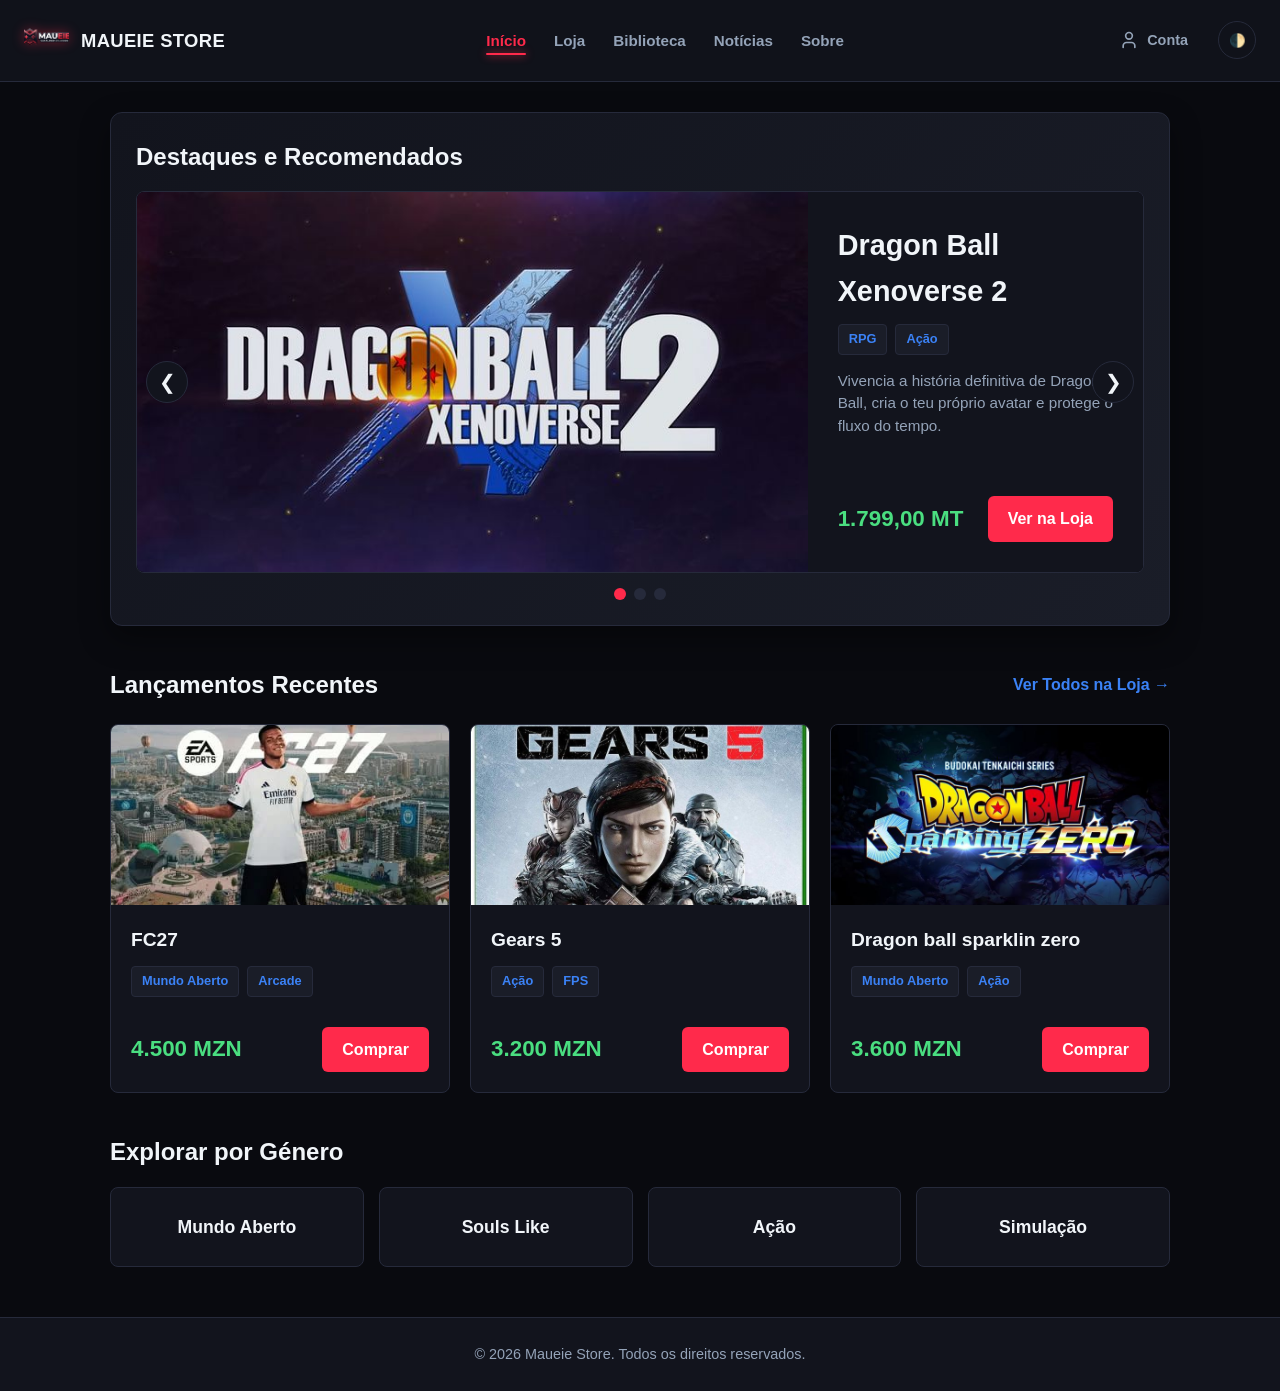
<file: index.html>
<!DOCTYPE html>
<html lang="pt-PT" data-theme="dark">

<head>
    <meta charset="UTF-8">
    <meta name="viewport" content="width=device-width, initial-scale=1.0">
    <meta name="description"
        content="Maueie Store - A sua plataforma digital de jogos. Descubra os destaques, lançamentos e os melhores títulos do momento.">
    <title>Início - Maueie Store</title>
    <link rel="icon" type="image/png" href="Imagens/iconMaueie.png">
    <link rel="stylesheet" href="Style/style.css">
</head>

<body>
    <header>
        <nav class="navbar" aria-label="Navegação Principal">
            <div class="nav-logo">
                <a href="index.html" aria-label="Página Inicial - Maueie Store">
                    <img src="Imagens/iconMaueie.png" alt="Logótipo da Maueie Store" width="45" height="45">
                </a>
                <span class="brand-title">Maueie Store</span>
            </div>
            <ul class="nav-links" role="menubar">
                <li role="none"><a href="index.html" role="menuitem" aria-current="page">Início</a></li>
                <li role="none"><a href="loja.html" role="menuitem">Loja</a></li>
                <li role="none"><a href="biblioteca.html" role="menuitem">Biblioteca</a></li>
                <li role="none"><a href="noticias.html" role="menuitem">Notícias</a></li>
                <li role="none"><a href="sobre.html" role="menuitem">Sobre</a></li>
            </ul>
            <div class="nav-actions">
                <a href="conta.html" class="account-link" aria-label="Aceder à Minha Conta">
                    <svg xmlns="http://www.w3.org/2000/svg" width="20" height="20" viewBox="0 0 24 24" fill="none"
                        stroke="currentColor" stroke-width="2" stroke-linecap="round" stroke-linejoin="round"
                        aria-hidden="true">
                        <path d="M19 21v-2a4 4 0 0 0-4-4H9a4 4 0 0 0-4 4v2"></path>
                        <circle cx="12" cy="7" r="4"></circle>
                    </svg>
                    <span>Conta</span>
                </a>

                <button id="themeToggle" class="theme-btn" aria-label="Alternar entre modo claro e escuro">🌓</button>
            </div>
        </nav>
    </header>

    <main id="conteudo-principal">

        <!-- 1. CARROSSEL-->
        <section class="steam-carousel-section" aria-roledescription="carrossel" aria-label="Jogos em Destaque">
            <h1 class="section-title">Destaques e Recomendados</h1>

            <div class="steam-carousel">
                <button class="steam-carousel-btn prev" onclick="mudarSlideSteam(-1)"
                    aria-label="Slide anterior">&#10094;</button>

                <div class="steam-slide-container" id="steamSlideContainer">


                    <!-- Slide 1: Dragon Ball Xenoverse 2 -->
                    <div class="steam-slide ativo" role="group" aria-roledescription="slide"
                        aria-label="1 de 3: Dragon Ball Xenoverse 2">
                        <div class="slide-artwork">
                            <img src="Imagens/Capítulo 2 da DLC.jpg" alt="Capa oficial do jogo Dragon Ball Xenoverse 2"
                                loading="lazy">
                        </div>
                        <div class="slide-info">
                            <h2>Dragon Ball Xenoverse 2</h2>
                            <div class="slide-tags" aria-label="Géneros do jogo">
                                <span class="tag">RPG</span>
                                <span class="tag">Ação</span>
                            </div>
                            <p class="slide-desc">Vivencia a história definitiva de Dragon Ball, cria o teu próprio
                                avatar e protege o fluxo do tempo.</p>
                            <div class="slide-footer">
                                <span class="slide-price" aria-label="Preço: 1799 meticais">1.799,00 MT</span>
                                <a href="loja.html" class="steam-btn-comprar"
                                    aria-label="Ver Dragon Ball Xenoverse 2 na loja">Ver na Loja</a>
                            </div>
                        </div>
                    </div>

                    <!-- Slide 2: NieR:Automata -->
                    <div class="steam-slide" role="group" aria-roledescription="slide"
                        aria-label="2 de 3: NieR:Automata">
                        <div class="slide-artwork">
                            <img src="Imagens/Nier Automata.jpg" alt="Capa oficial do jogo NieR:Automata"
                                loading="lazy">
                        </div>
                        <div class="slide-info">
                            <h2>NieR:Automata</h2>
                            <div class="slide-tags" aria-label="Géneros do jogo">
                                <span class="tag">Ação</span>
                                <span class="tag">RPG</span>
                            </div>
                            <p class="slide-desc">Desvenda a verdade sobre um mundo distópico invadido por formas de
                                vida mecânicas extraterrestres.</p>
                            <div class="slide-footer">
                                <span class="slide-price" aria-label="Preço: 2499 meticais">2.499,00 MT</span>
                                <a href="loja.html" class="steam-btn-comprar" aria-label="Ver NieR:Automata na loja">Ver
                                    na Loja</a>
                            </div>
                        </div>
                    </div>

                    <!-- Slide 3: Tekken -->
                    <div class="steam-slide" role="group" aria-roledescription="slide" aria-label="3 de 3: Tekken">
                        <div class="slide-artwork">
                            <img src="Imagens/tekken back.jpg" alt="Capa oficial do jogo Tekken" loading="lazy">
                        </div>
                        <div class="slide-info">
                            <h2>Tekken</h2>
                            <div class="slide-tags" aria-label="Géneros do jogo">
                                <span class="tag">Luta</span>
                                <span class="tag">Ação</span>
                            </div>
                            <p class="slide-desc">Entra na arena e testa as tuas habilidades nos combates mais intensos
                                de artes marciais.</p>
                            <div class="slide-footer">
                                <span class="slide-price" aria-label="Preço: 2999 meticais">2.999,00 MT</span>
                                <a href="loja.html" class="steam-btn-comprar" aria-label="Ver Tekken na loja">Ver na
                                    Loja</a>
                            </div>
                        </div>
                    </div>

                </div>

                <button class="steam-carousel-btn next" onclick="mudarSlideSteam(1)"
                    aria-label="Próximo slide">&#10095;</button>
            </div>

            <!-- Indicadores do Carrossel -->
            <div class="steam-dots" role="tablist" aria-label="Seletor de slides">
                <button class="dot ativo" role="tab" aria-selected="true" aria-label="Slide 1"
                    onclick="irParaSlide(0)"></button>
                <button class="dot" role="tab" aria-selected="false" aria-label="Slide 2"
                    onclick="irParaSlide(1)"></button>
                <button class="dot" role="tab" aria-selected="false" aria-label="Slide 3"
                    onclick="irParaSlide(2)"></button>
            </div>
        </section>

        <section class="lancamentos-section" style="max-width: 1100px; margin: 40px auto;">
            <div style="display: flex; justify-content: space-between; align-items: center; margin-bottom: 20px;">
                <h2>Lançamentos Recentes</h2>
                <a href="loja.html" style="color: var(--accent-blue); text-decoration: none; font-weight: 600;">Ver
                    Todos na Loja &rarr;</a>
            </div>

            <div class="catalogo-grid">
                <!-- Card de Lançamento 1 -->
                <div class="jogo-card">
                    <img src="Imagens/1131177631459549337.jpg" alt="Capa de FC27" loading="lazy">
                    <div class="jogo-info">
                        <h3>FC27</h3>
                        <div class="slide-tags">
                            <span class="tag">Mundo Aberto</span>
                            <span class="tag">Arcade</span>
                        </div>
                        <div class="jogo-footer">
                            <span class="slide-price">4.500 MZN</span>
                            <a href="loja.html" class="steam-btn-comprar">Comprar</a>
                        </div>
                    </div>
                </div>

                <!-- Card de Lançamento 2 -->
                <div class="jogo-card">
                    <img src="Imagens/Gears 5 review embargo_ Gears of War 5 Xbox___.jpg" alt="Capa de GEars 5"
                        loading="lazy">
                    <div class="jogo-info">
                        <h3>Gears 5</h3>
                        <div class="slide-tags">
                            <span class="tag">Ação</span>
                            <span class="tag">FPS</span>
                        </div>
                        <div class="jogo-footer">
                            <span class="slide-price">3.200 MZN</span>
                            <a href="loja.html" class="steam-btn-comprar">Comprar</a>
                        </div>
                    </div>
                </div>

                <!-- Card de Lançamento 3 -->
                <div class="jogo-card">
                    <img src="Imagens/Dragon Ball_ Sparking! ZERO ganha trailer que destaca rivalidade entre Goku e Vegeta.jpg"
                        alt="Capa de DBSZ" loading="lazy">
                    <div class="jogo-info">
                        <h3>Dragon ball sparklin zero</h3>
                        <div class="slide-tags">
                            <span class="tag">Mundo Aberto</span>
                            <span class="tag">Ação</span>
                        </div>
                        <div class="jogo-footer">
                            <span class="slide-price">3.600 MZN</span>
                            <a href="loja.html" class="steam-btn-comprar">Comprar</a>
                        </div>
                    </div>
                </div>
            </div>
        </section>

        <!-- 3. EXPLORAR POR CATEGORIA (ATALHOS DA VITRINA) -->
        <section class="categorias-rapidas" style="max-width: 1100px; margin: 40px auto;">
            <h2>Explorar por Género</h2>
            <div class="cat-grid">
                <a href="loja.html" class="cat-card" aria-label="Explorar jogos do género Mundo Aberto">
                    <span>Mundo Aberto</span>
                </a>
                <a href="loja.html" class="cat-card" aria-label="Explorar jogos do género Souls Like">
                    <span>Souls Like</span>
                </a>
                <a href="loja.html" class="cat-card" aria-label="Explorar jogos do género Ação">
                    <span>Ação</span>
                </a>
                <a href="loja.html" class="cat-card" aria-label="Explorar jogos do género Simulação">
                    <span>Simulação</span>
                </a>
            </div>
        </section>

    </main>

    <footer>
        <p>&copy; 2026 Maueie Store. Todos os direitos reservados.</p>
    </footer>

    <script>
        // Tema Claro/Escuro
        const themeToggle = document.getElementById('themeToggle');
        const htmlElement = document.documentElement;

        themeToggle.addEventListener('click', () => {
            const currentTheme = htmlElement.getAttribute('data-theme');
            const newTheme = currentTheme === 'dark' ? 'light' : 'dark';
            htmlElement.setAttribute('data-theme', newTheme);
        });

        // Carrossel Imersivo Automático e Manual
        let slideAtual = 0;
        const slides = document.querySelectorAll('.steam-slide');
        const dots = document.querySelectorAll('.dot');
        let timerCarrossel;

        function mostrarSlide(index) {
            slides.forEach((s, i) => {
                s.classList.remove('ativo');
                s.setAttribute('aria-hidden', i === index ? 'false' : 'true');
            });
            dots.forEach((d, i) => {
                d.classList.remove('ativo');
                d.setAttribute('aria-selected', i === index ? 'true' : 'false');
            });

            slideAtual = (index + slides.length) % slides.length;

            slides[slideAtual].classList.add('ativo');
            dots[slideAtual].classList.add('ativo');
        }

        function mudarSlideSteam(direcao) {
            mostrarSlide(slideAtual + direcao);
            reiniciarTimer();
        }

        function irParaSlide(index) {
            mostrarSlide(index);
            reiniciarTimer();
        }

        function iniciarTimer() {
            timerCarrossel = setInterval(() => {
                mostrarSlide(slideAtual + 1);
            }, 6000);
        }

        function reiniciarTimer() {
            clearInterval(timerCarrossel);
            iniciarTimer();
        }

        iniciarTimer();
    </script>
</body>

</html>
</file>
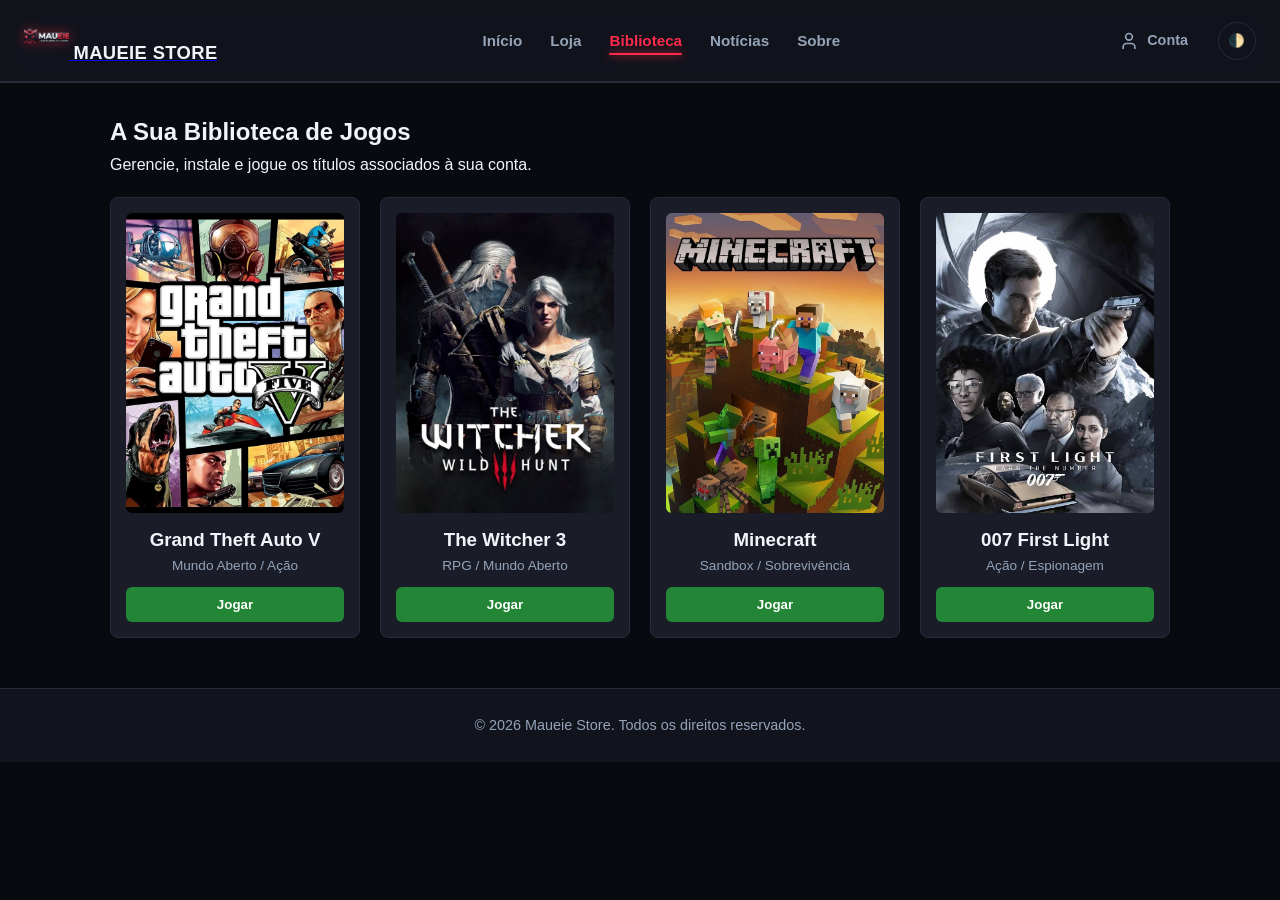
<file: biblioteca.html>
<!DOCTYPE html>
<html lang="pt-PT" data-theme="dark">

<head>
    <meta charset="UTF-8">
    <meta name="viewport" content="width=device-width, initial-scale=1.0">
    <meta name="description"
        content="Biblioteca - Maueie Store. Aceda aos seus jogos comprados e gerencie os seus downloads.">
    <title>Biblioteca - Maueie Store</title>
    <link rel="icon" type="image/png" href="Imagens/iconMaueie.png">
    <link rel="stylesheet" href="Style/style.css">
    <link rel="stylesheet" href="Style/bibliotecaStyle.css">

</head>

<body>

    <header>
        <header class="main-header">
            <nav class="navbar" aria-label="Navegação Principal">
                <!-- Identidade da Marca -->
                <div class="nav-logo">
                    <a href="index.html" class="brand-link" aria-label="Página Inicial - Maueie Store">
                        <img src="Imagens/iconMaueie.png" alt="Logótipo da Maueie Store" width="45" height="45">
                        <span class="brand-title">Maueie Store</span>
                    </a>
                </div>

                <!-- Navegação Principal (Centro) -->
                <ul class="nav-links">
                    <li><a href="index.html">Início</a></li>
                    <li><a href="loja.html">Loja</a></li>
                    <li><a href="biblioteca.html" aria-current="page">Biblioteca</a></li>
                    <li><a href="noticias.html">Notícias</a></li>
                    <li><a href="sobre.html">Sobre</a></li>
                </ul>

                <!-- Ações e Perfil (Direita) -->
                <div class="nav-actions">
                    <a href="conta.html" class="account-link" aria-label="Aceder à Minha Conta">
                        <svg xmlns="http://www.w3.org/2000/svg" width="20" height="20" viewBox="0 0 24 24" fill="none"
                            stroke="currentColor" stroke-width="2" stroke-linecap="round" stroke-linejoin="round"
                            aria-hidden="true">
                            <path d="M19 21v-2a4 4 0 0 0-4-4H9a4 4 0 0 0-4 4v2"></path>
                            <circle cx="12" cy="7" r="4"></circle>
                        </svg>
                        <span>Conta</span>
                    </a>

                    <button id="themeToggle" class="theme-btn" aria-label="Alternar entre modo claro e escuro">
                        <span aria-hidden="true">🌓</span>
                    </button>
                </div>
            </nav>
        </header>
    </header>

    <main>
        <section id="biblioteca">
            <h2>A Sua Biblioteca de Jogos</h2>
            <p>Gerencie, instale e jogue os títulos associados à sua conta.</p>

            <!-- Grelha de Jogos na Biblioteca -->
            <div class="biblioteca-grid" id="bibliotecaGrid">

                <!-- Jogo 1: Grand Theft Auto V -->
                <div class="bib-card">
                    <img src="Imagens/Grand Theft Auto V.jpg" alt="Capa de Grand Theft Auto V" loading="lazy"
                        width="200" height="300">
                    <div>
                        <h3>Grand Theft Auto V</h3>
                        <p style="font-size: 0.85rem; color: var(--text-muted);">Mundo Aberto / Ação</p>
                    </div>
                    <button class="jogar-btn" onclick="alert('A iniciar Grand Theft Auto V...')">Jogar</button>
                </div>

                <!-- Jogo 2: The Witcher 3 -->
                <div class="bib-card">
                    <img src="Imagens/The Witcher 3.jpg" alt="Capa de The Witcher 3" loading="lazy" width="200"
                        height="300">
                    <div>
                        <h3>The Witcher 3</h3>
                        <p style="font-size: 0.85rem; color: var(--text-muted);">RPG / Mundo Aberto</p>
                    </div>
                    <button class="jogar-btn" onclick="alert('A iniciar The Witcher 3...')">Jogar</button>
                </div>

                <!-- Jogo 3: Minecraft -->
                <div class="bib-card">
                    <img src="Imagens/minecraft.jpg" alt="Capa de Minecraft" loading="lazy" width="200" height="300">
                    <div>
                        <h3>Minecraft</h3>
                        <p style="font-size: 0.85rem; color: var(--text-muted);">Sandbox / Sobrevivência</p>
                    </div>
                    <button class="jogar-btn" onclick="alert('A iniciar Minecraft...')">Jogar</button>
                </div>

                <!-- Jogo 4: 007 First Light -->
                <div class="bib-card">
                    <img src="Imagens/007 First Light.jpg" alt="Capa de 007 First Light" loading="lazy" width="200"
                        height="300">
                    <div>
                        <h3>007 First Light</h3>
                        <p style="font-size: 0.85rem; color: var(--text-muted);">Ação / Espionagem</p>
                    </div>
                    <button class="jogar-btn" onclick="alert('A iniciar 007 First Light...')">Jogar</button>
                </div>

            </div>
        </section>
    </main>

    <footer>
        <p>&copy; 2026 Maueie Store. Todos os direitos reservados.</p>
    </footer>

    <script>
        // Alternância de Tema Claro/Escuro
        const themeToggle = document.getElementById('themeToggle');
        const htmlElement = document.documentElement;

        themeToggle.addEventListener('click', () => {
            const currentTheme = htmlElement.getAttribute('data-theme');
            const newTheme = currentTheme === 'dark' ? 'light' : 'dark';
            htmlElement.setAttribute('data-theme', newTheme);
        });
    </script>
</body>

</html>
</file>
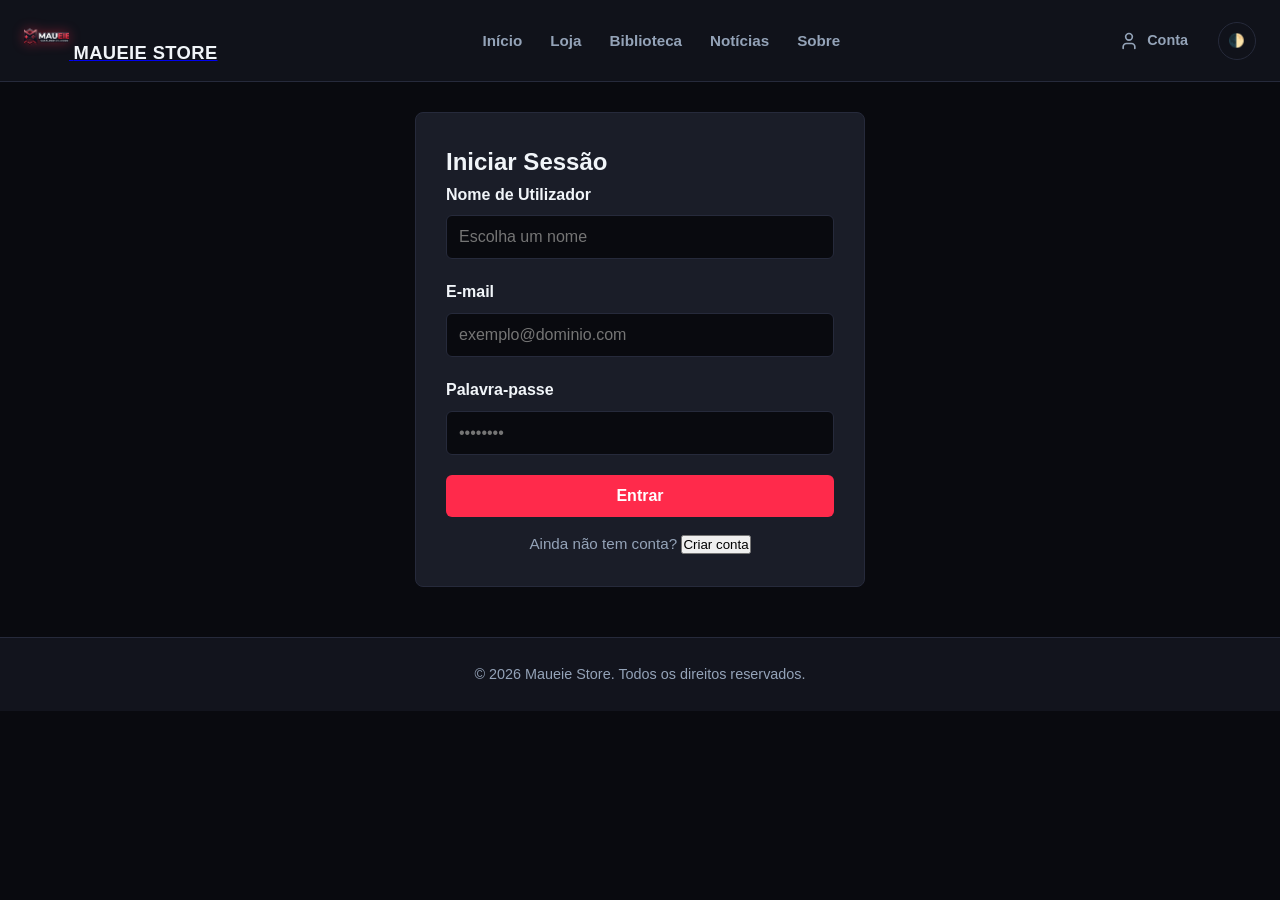
<file: conta.html>
<!DOCTYPE html>
<html lang="pt-PT" data-theme="dark">

<head>
    <meta charset="UTF-8">
    <meta name="viewport" content="width=device-width, initial-scale=1.0">
    <meta name="description"
        content="Conta - Maueie Store. Aceda à sua conta ou crie um novo registo para gerir a sua biblioteca de jogos.">
    <title>Conta - Maueie Store</title>
    <link rel="icon" type="image/png" href="Imagens/iconMaueie.png">
    <link rel="stylesheet" href="Style/style.css">
    <link rel="stylesheet" href="Style/styleconta.css">
</head>

<body>

    <header class="main-header">
        <nav class="navbar" aria-label="Navegação Principal">
            <!-- Identidade da Marca -->
            <div class="nav-logo">
                <a href="index.html" class="brand-link" aria-label="Página Inicial - Maueie Store">
                    <img src="Imagens/iconMaueie.png" alt="Logótipo da Maueie Store" width="45" height="45">
                    <span class="brand-title">Maueie Store</span>
                </a>
            </div>

            <!-- Navegação Principal (Centro) -->
            <ul class="nav-links">
                <li><a href="index.html">Início</a></li>
                <li><a href="loja.html">Loja</a></li>
                <li><a href="biblioteca.html">Biblioteca</a></li>
                <li><a href="noticias.html">Notícias</a></li>
                <li><a href="sobre.html">Sobre</a></li>
            </ul>

            <!-- Ações e Perfil (Direita) -->
            <div class="nav-actions">
                <a href="conta.html" class="account-link" aria-label="Aceder à Minha Conta" aria-current="page">
                    <svg xmlns="http://www.w3.org/2000/svg" width="20" height="20" viewBox="0 0 24 24" fill="none"
                        stroke="currentColor" stroke-width="2" stroke-linecap="round" stroke-linejoin="round"
                        aria-hidden="true">
                        <path d="M19 21v-2a4 4 0 0 0-4-4H9a4 4 0 0 0-4 4v2"></path>
                        <circle cx="12" cy="7" r="4"></circle>
                    </svg>
                    <span>Conta</span>
                </a>

                <button id="themeToggle" class="theme-btn" aria-label="Alternar entre modo claro e escuro">
                    <span aria-hidden="true">🌓</span>
                </button>
            </div>
        </nav>
    </header>

    <main class="conta-main">
        <section id="conta-sec">
            <!-- ÁREA DE AUTENTICAÇÃO -->
            <div id="authArea" class="auth-container">
                <h2 id="authTitulo">Iniciar Sessão</h2>

                <form id="authForm" novalidate>
                    <div class="form-grupo hidden" id="grupoNome">
                        <label for="nomeRegisto">Nome de Utilizador</label>
                        <input type="text" id="nomeRegisto" placeholder="Escolha um nome">
                    </div>

                    <div class="form-grupo">
                        <label for="emailInput">E-mail</label>
                        <input type="email" id="emailInput" required placeholder="exemplo@dominio.com">
                    </div>

                    <div class="form-grupo">
                        <label for="passwordInput">Palavra-passe</label>
                        <input type="password" id="passwordInput" required placeholder="••••••••">
                        <div id="erroMsg" class="erro-msg hidden" role="alert">E-mail ou palavra-passe incorretos.</div>
                    </div>

                    <button type="submit" class="auth-btn" id="authBtnSubmit">Entrar</button>
                </form>

                <div class="toggle-auth">
                    <span id="toggleText">Ainda não tem conta?</span>
                    <button type="button" id="btnToggleAuth" class="btn-link">Criar conta</button>
                </div>
            </div>

            <!-- PAINEL DO UTILIZADOR -->
            <div id="painelUtilizador" class="painel-utilizador hidden">
                <h2>Bem-vindo de volta, <span id="nomeUtilizadorDisplay">Utilizador</span>!</h2>
                <p>Este é o seu painel pessoal na Maueie Store. Aqui pode gerir a sua biblioteca de jogos e dados de perfil.</p>

                <div class="user-games-panel">
                    <h3>Os Meus Jogos</h3>
                    <p class="empty-library-msg">Ainda não adquiriu nenhum jogo. Explore a <a href="loja.html">Loja</a> para começar!</p>
                </div>

                <button type="button" id="btnSair" class="sair-btn">Terminar Sessão</button>
            </div>
        </section>
    </main>

    <footer>
        <p>&copy; 2026 Maueie Store. Todos os direitos reservados.</p>
    </footer>

    <script>
        document.addEventListener('DOMContentLoaded', () => {
            // Seletores de elementos DOM
            const themeToggle = document.getElementById('themeToggle');
            const htmlElement = document.documentElement;
            
            const authForm = document.getElementById('authForm');
            const authArea = document.getElementById('authArea');
            const painelUtilizador = document.getElementById('painelUtilizador');
            
            const authTitulo = document.getElementById('authTitulo');
            const grupoNome = document.getElementById('grupoNome');
            const nomeRegisto = document.getElementById('nomeRegisto');
            const emailInput = document.getElementById('emailInput');
            const passwordInput = document.getElementById('passwordInput');
            const erroMsg = document.getElementById('erroMsg');
            
            const authBtnSubmit = document.getElementById('authBtnSubmit');
            const btnToggleAuth = document.getElementById('btnToggleAuth');
            const toggleText = document.getElementById('toggleText');
            const nomeUtilizadorDisplay = document.getElementById('nomeUtilizadorDisplay');
            const btnSair = document.getElementById('btnSair');

            let isRegistoMode = false;

            // Alternância de Tema
            themeToggle.addEventListener('click', () => {
                const currentTheme = htmlElement.getAttribute('data-theme');
                htmlElement.setAttribute('data-theme', currentTheme === 'dark' ? 'light' : 'dark');
            });

            // Gestão do Estado de Autenticação (Alternar entre Login e Registo)
            btnToggleAuth.addEventListener('click', () => {
                isRegistoMode = !isRegistoMode;
                erroMsg.classList.add('hidden');

                if (isRegistoMode) {
                    authTitulo.textContent = 'Criar Nova Conta';
                    grupoNome.classList.remove('hidden');
                    nomeRegisto.setAttribute('required', 'true');
                    authBtnSubmit.textContent = 'Registar';
                    toggleText.textContent = 'Já tem uma conta?';
                    btnToggleAuth.textContent = 'Iniciar sessão';
                } else {
                    authTitulo.textContent = 'Iniciar Sessão';
                    grupoNome.classList.add('hidden');
                    nomeRegisto.removeAttribute('required');
                    authBtnSubmit.textContent = 'Entrar';
                    toggleText.textContent = 'Ainda não tem conta?';
                    btnToggleAuth.textContent = 'Criar conta';
                }
            });

            // Processamento do Formulário
            authForm.addEventListener('submit', (e) => {
                e.preventDefault();
                
                const email = emailInput.value.trim();
                const pass = passwordInput.value.trim();

                if (isRegistoMode) {
                    const nome = nomeRegisto.value.trim();
                    if (!nome || !email || pass.length < 4) {
                        mostrarErro('Preencha todos os campos corretamente.');
                        return;
                    }
                    const userFinal = nome || email.split('@')[0];
                    sessionStorage.setItem('maueie_user', userFinal);
                    mostrarPainel(userFinal);
                } else {
                    if (email && pass.length >= 4) {
                        const userFinal = email.split('@')[0];
                        sessionStorage.setItem('maueie_user', userFinal);
                        mostrarPainel(userFinal);
                    } else {
                        mostrarErro('E-mail ou palavra-passe incorretos.');
                    }
                }
            });

            // Terminar Sessão
            btnSair.addEventListener('click', () => {
                sessionStorage.removeItem('maueie_user');
                painelUtilizador.classList.add('hidden');
                authArea.classList.remove('hidden');
                authForm.reset();
                erroMsg.classList.add('hidden');
            });

            // Auxiliares de Interface
            function mostrarPainel(nome) {
                authArea.classList.add('hidden');
                painelUtilizador.classList.remove('hidden');
                nomeUtilizadorDisplay.textContent = nome;
            }

            function mostrarErro(mensagem) {
                erroMsg.textContent = mensagem;
                erroMsg.classList.remove('hidden');
            }

            // Inicialização da Sessão
            const utilizadorAtivo = sessionStorage.getItem('maueie_user');
            if (utilizadorAtivo) {
                mostrarPainel(utilizadorAtivo);
            }
        });
    </script>
</body>

</html>
</file>
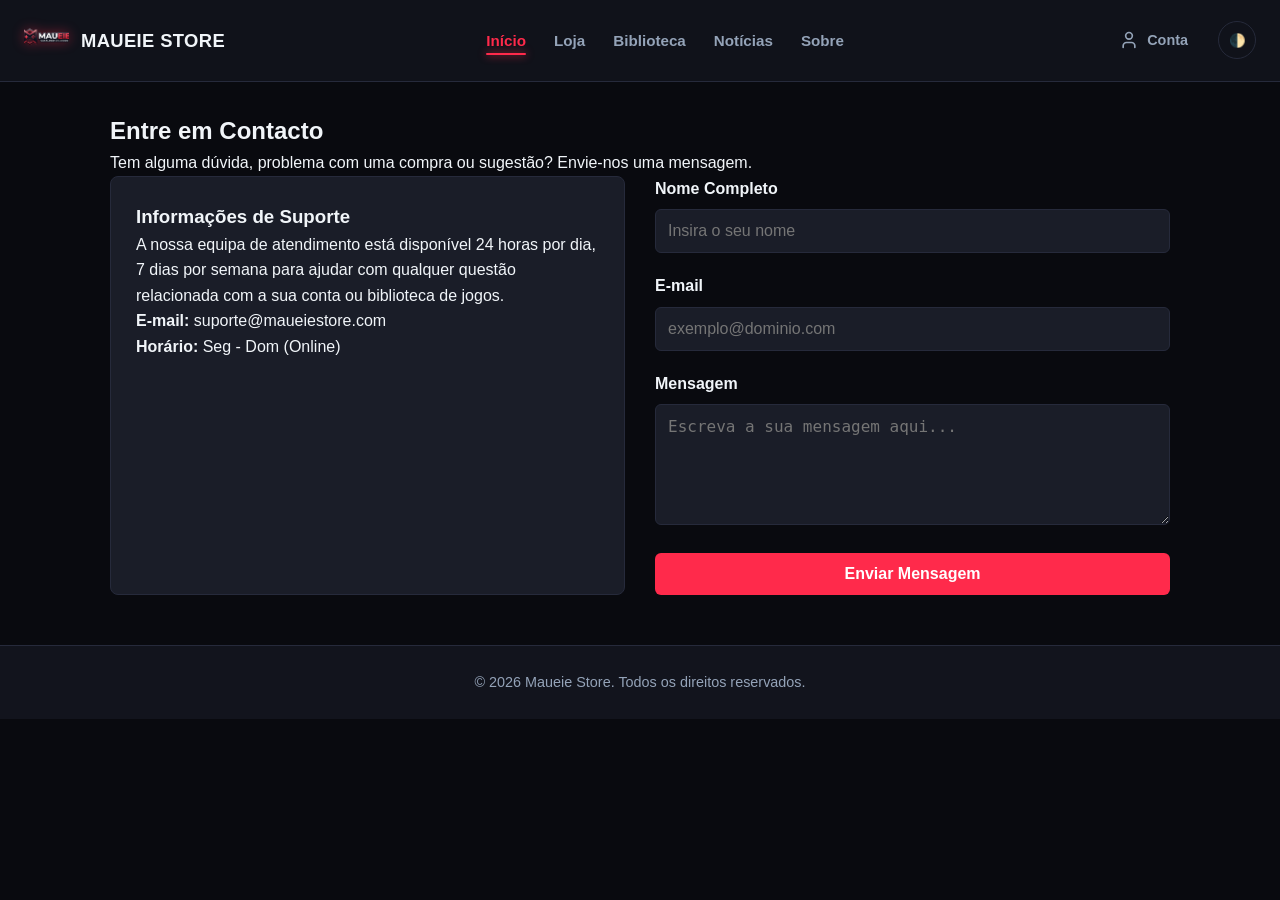
<file: contacto.html>
<!DOCTYPE html>
<html lang="pt-PT" data-theme="dark">

<head>
    <meta charset="UTF-8">
    <meta name="viewport" content="width=device-width, initial-scale=1.0">
    <meta name="description" content="Contacto - Maueie Store. Entre em contacto connosco para suporte ou dúvidas.">
    <title>Contacto - Maueie Store</title>
    <link rel="icon" type="image/png" href="Imagens/iconMaueie.png">
    <link rel="stylesheet" href="Style/style.css">
    <link rel="stylesheet" href="Style/styleContacto.css">
</head>

<body>

    <header>
        <nav class="navbar" aria-label="Navegação Principal">
            <!-- Identidade da Marca -->
            <div class="nav-logo">
                <a href="index.html" aria-label="Página Inicial - Maueie Store">
                    <img src="Imagens/iconMaueie.png" alt="Logótipo da Maueie Store" width="45" height="45">
                </a>
                <span class="brand-title">Maueie Store</span>
            </div>

            <!-- Navegação Principal (Centro) -->
            <ul class="nav-links" role="menubar">
                <li role="none"><a href="index.html" role="menuitem" aria-current="page">Início</a></li>
                <li role="none"><a href="loja.html" role="menuitem">Loja</a></li>
                <li role="none"><a href="biblioteca.html" role="menuitem">Biblioteca</a></li>
                <li role="none"><a href="noticias.html" role="menuitem">Notícias</a></li>
                <li role="none"><a href="sobre.html" role="menuitem">Sobre</a></li>
            </ul>

            <!-- Ações e Perfil (Direita) -->
            <div class="nav-actions">
                <a href="conta.html" class="account-link" aria-label="Aceder à Minha Conta">
                    <svg xmlns="http://www.w3.org/2000/svg" width="20" height="20" viewBox="0 0 24 24" fill="none"
                        stroke="currentColor" stroke-width="2" stroke-linecap="round" stroke-linejoin="round"
                        aria-hidden="true">
                        <path d="M19 21v-2a4 4 0 0 0-4-4H9a4 4 0 0 0-4 4v2"></path>
                        <circle cx="12" cy="7" r="4"></circle>
                    </svg>
                    <span>Conta</span>
                </a>

                <button id="themeToggle" class="theme-btn" aria-label="Alternar entre modo claro e escuro">🌓</button>
            </div>
        </nav>
    </header>

    <main>
        <section id="contacto">
            <h2>Entre em Contacto</h2>
            <p>Tem alguma dúvida, problema com uma compra ou sugestão? Envie-nos uma mensagem.</p>

            <div class="contacto-wrapper">
                <!-- Informações de Apoio -->
                <div class="contacto-info">
                    <h3>Informações de Suporte</h3>
                    <p>A nossa equipa de atendimento está disponível 24 horas por dia, 7 dias por semana para ajudar com
                        qualquer questão relacionada com a sua conta ou biblioteca de jogos.</p>
                    <p><strong>E-mail:</strong> suporte@maueiestore.com</p>
                    <p><strong>Horário:</strong> Seg - Dom (Online)</p>
                </div>

                <!-- Formulário de Contacto -->
                <div class="contacto-form-container">
                    <form id="formContacto" onsubmit="enviarMensagem(event)">
                        <div class="form-grupo">
                            <label for="nome">Nome Completo</label>
                            <input type="text" id="nome" required placeholder="Insira o seu nome">
                        </div>

                        <div class="form-grupo">
                            <label for="email">E-mail</label>
                            <input type="email" id="email" required placeholder="exemplo@dominio.com">
                        </div>

                        <div class="form-grupo">
                            <label for="mensagem">Mensagem</label>
                            <textarea id="mensagem" rows="5" required
                                placeholder="Escreva a sua mensagem aqui..."></textarea>
                        </div>

                        <button type="submit" class="enviar-btn">Enviar Mensagem</button>
                    </form>

                    <div id="mensagemSucesso" class="mensagem-sucesso">
                        Mensagem enviada com sucesso! Entraremos em contacto em breve.
                    </div>
                </div>
            </div>
        </section>
    </main>

    <footer>
        <p>&copy; 2026 Maueie Store. Todos os direitos reservados.</p>
    </footer>

    <script>
        // Alternância de Tema Claro/Escuro
        const themeToggle = document.getElementById('themeToggle');
        const htmlElement = document.documentElement;

        themeToggle.addEventListener('click', () => {
            const currentTheme = htmlElement.getAttribute('data-theme');
            const newTheme = currentTheme === 'dark' ? 'light' : 'dark';
            htmlElement.setAttribute('data-theme', newTheme);
        });

        // Validação e Envio do Formulário de Contacto
        function enviarMensagem(event) {
            event.preventDefault(); // Evita o recarregamento da página

            const nome = document.getElementById('nome').value.trim();
            const email = document.getElementById('email').value.trim();
            const mensagem = document.getElementById('mensagem').value.trim();
            const form = document.getElementById('formContacto');
            const sucessoDiv = document.getElementById('mensagemSucesso');

            if (nome && email && mensagem) {
                // Simula o envio bem-sucedido
                form.style.display = 'none';
                sucessoDiv.style.display = 'block';
            }
        }
    </script>
</body>

</html>
</file>
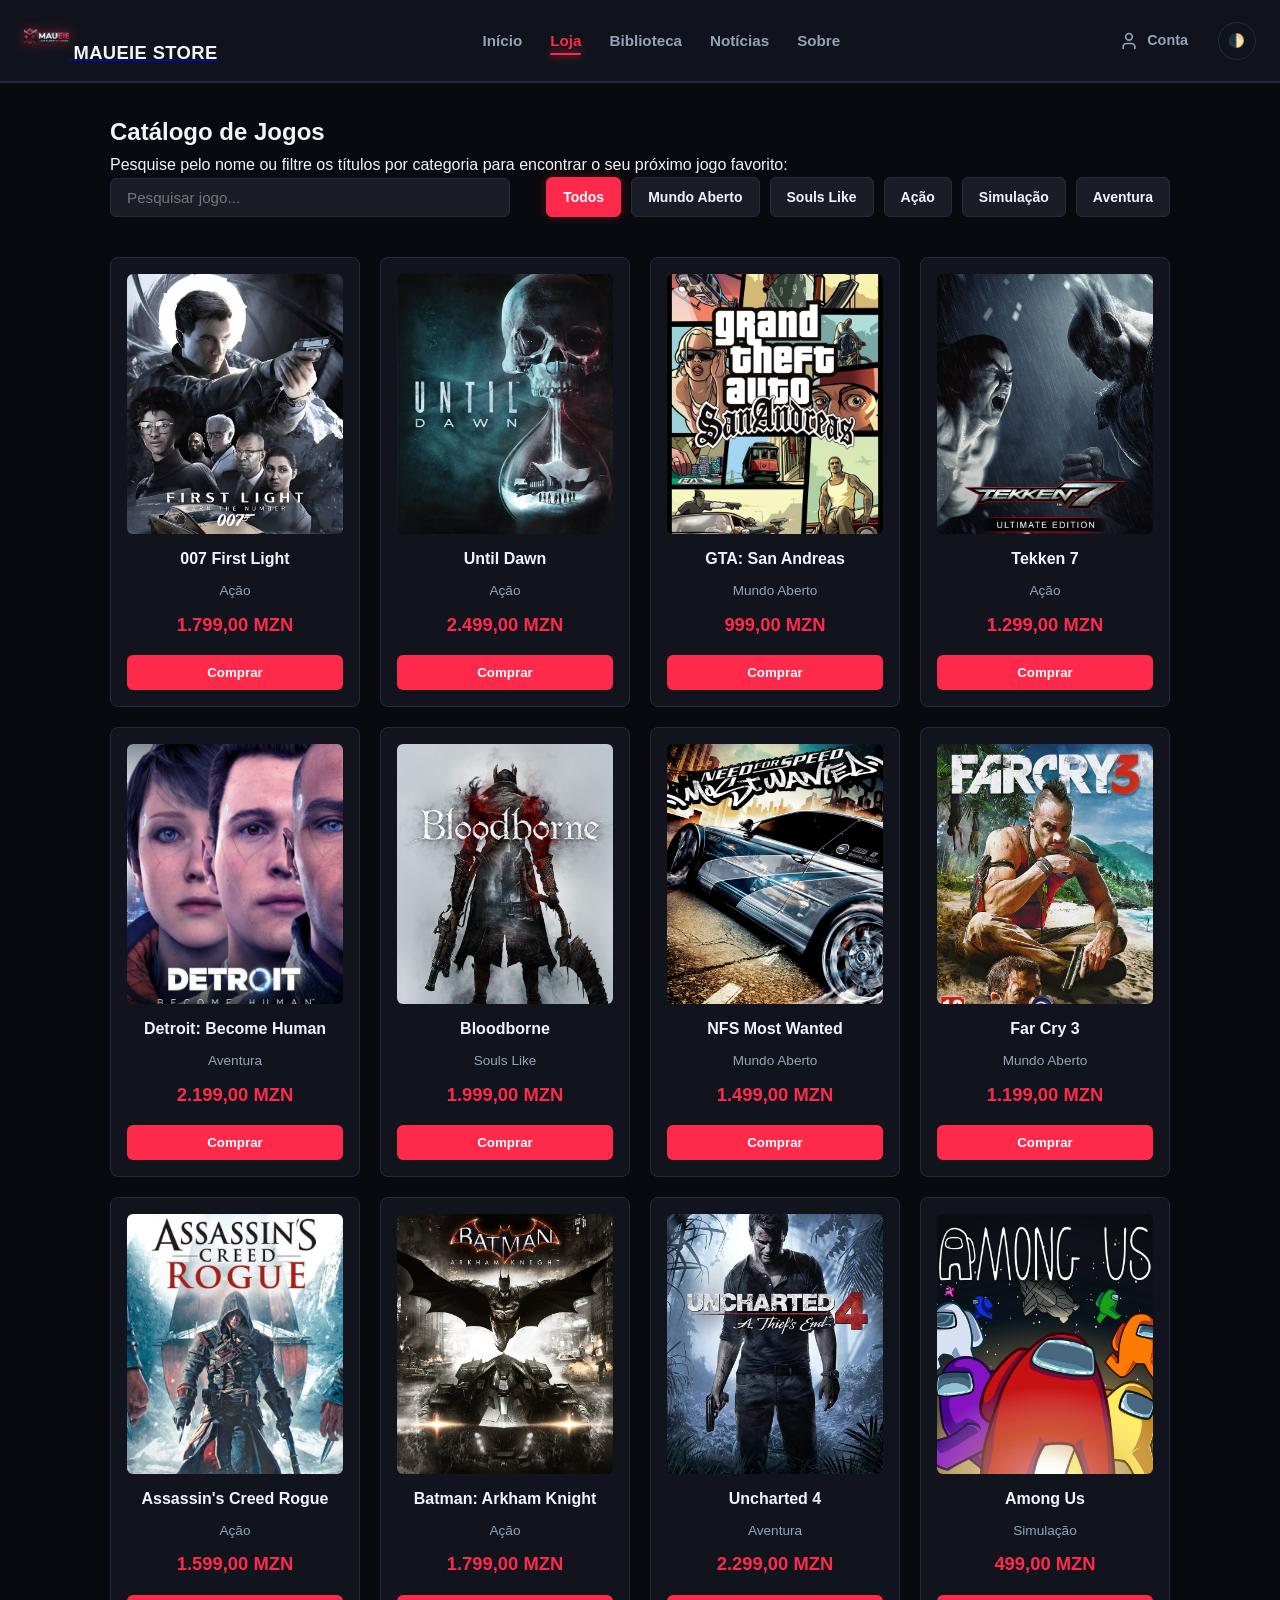
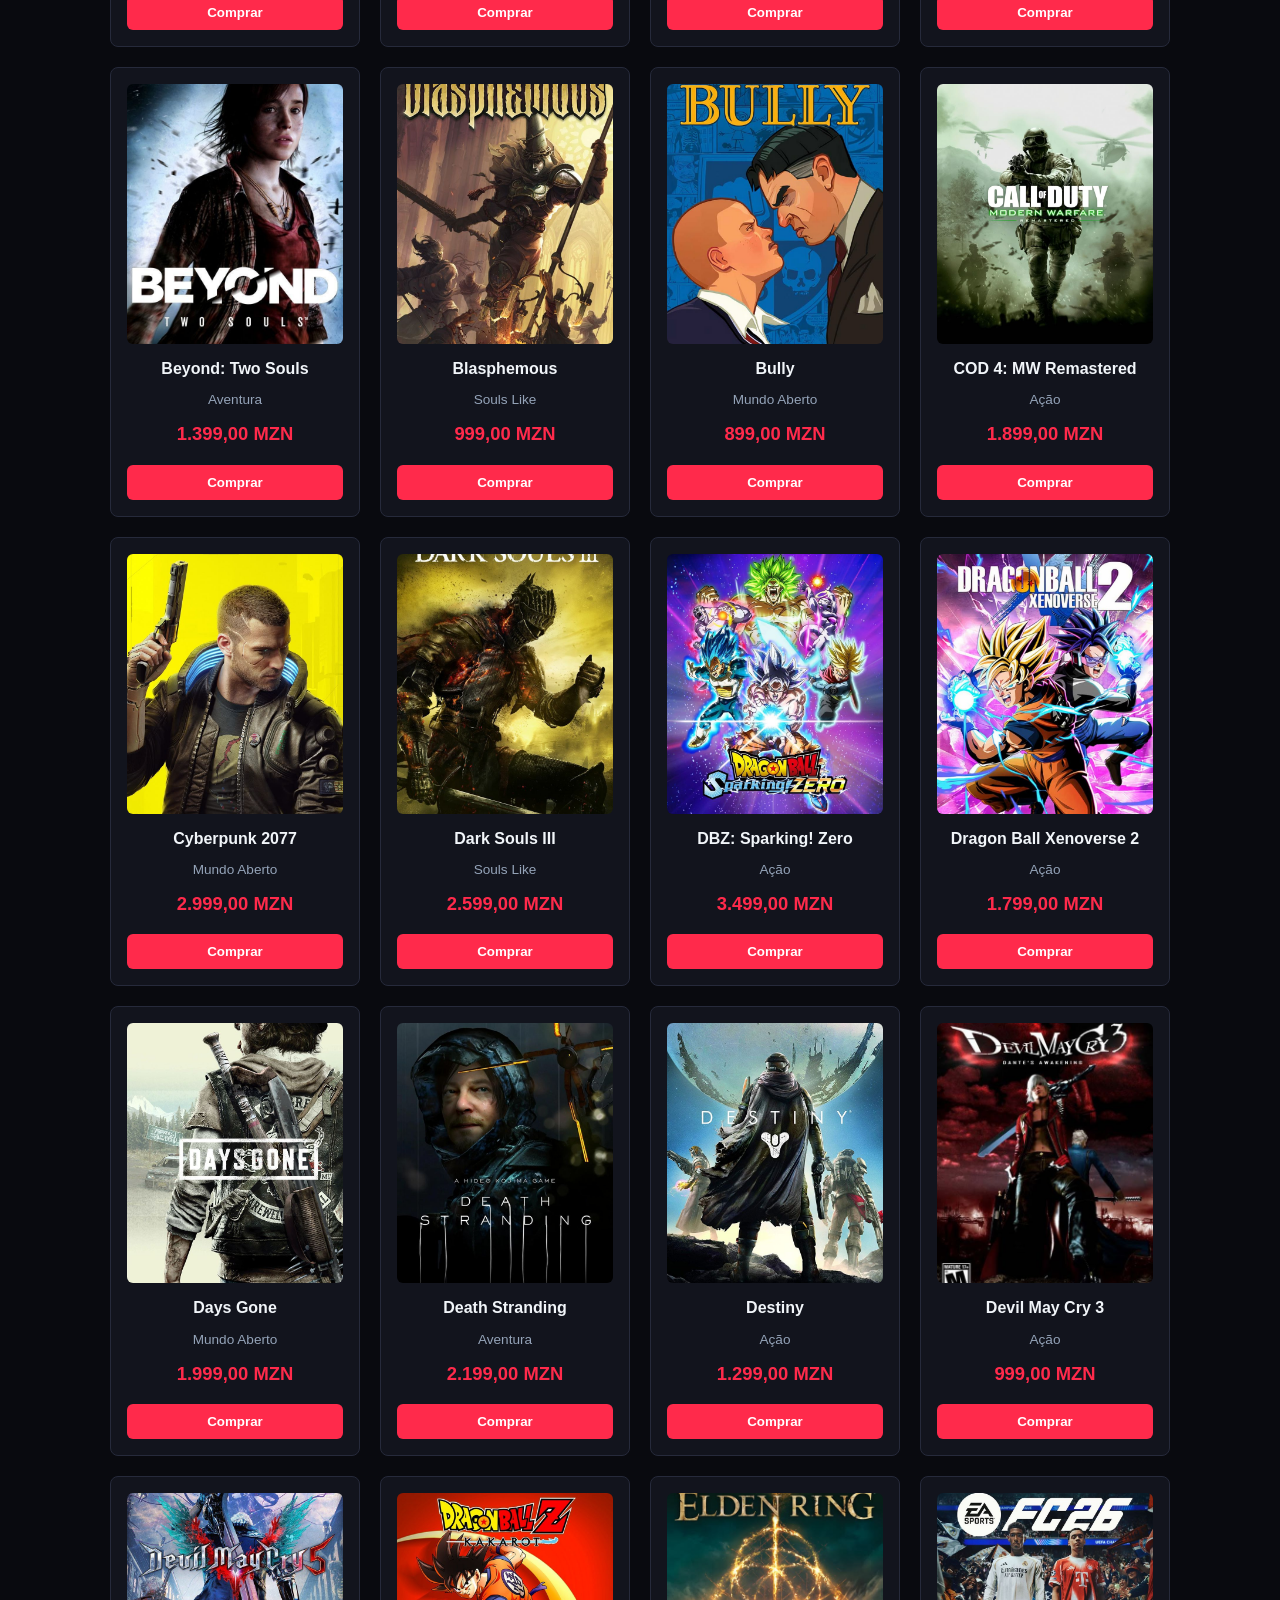
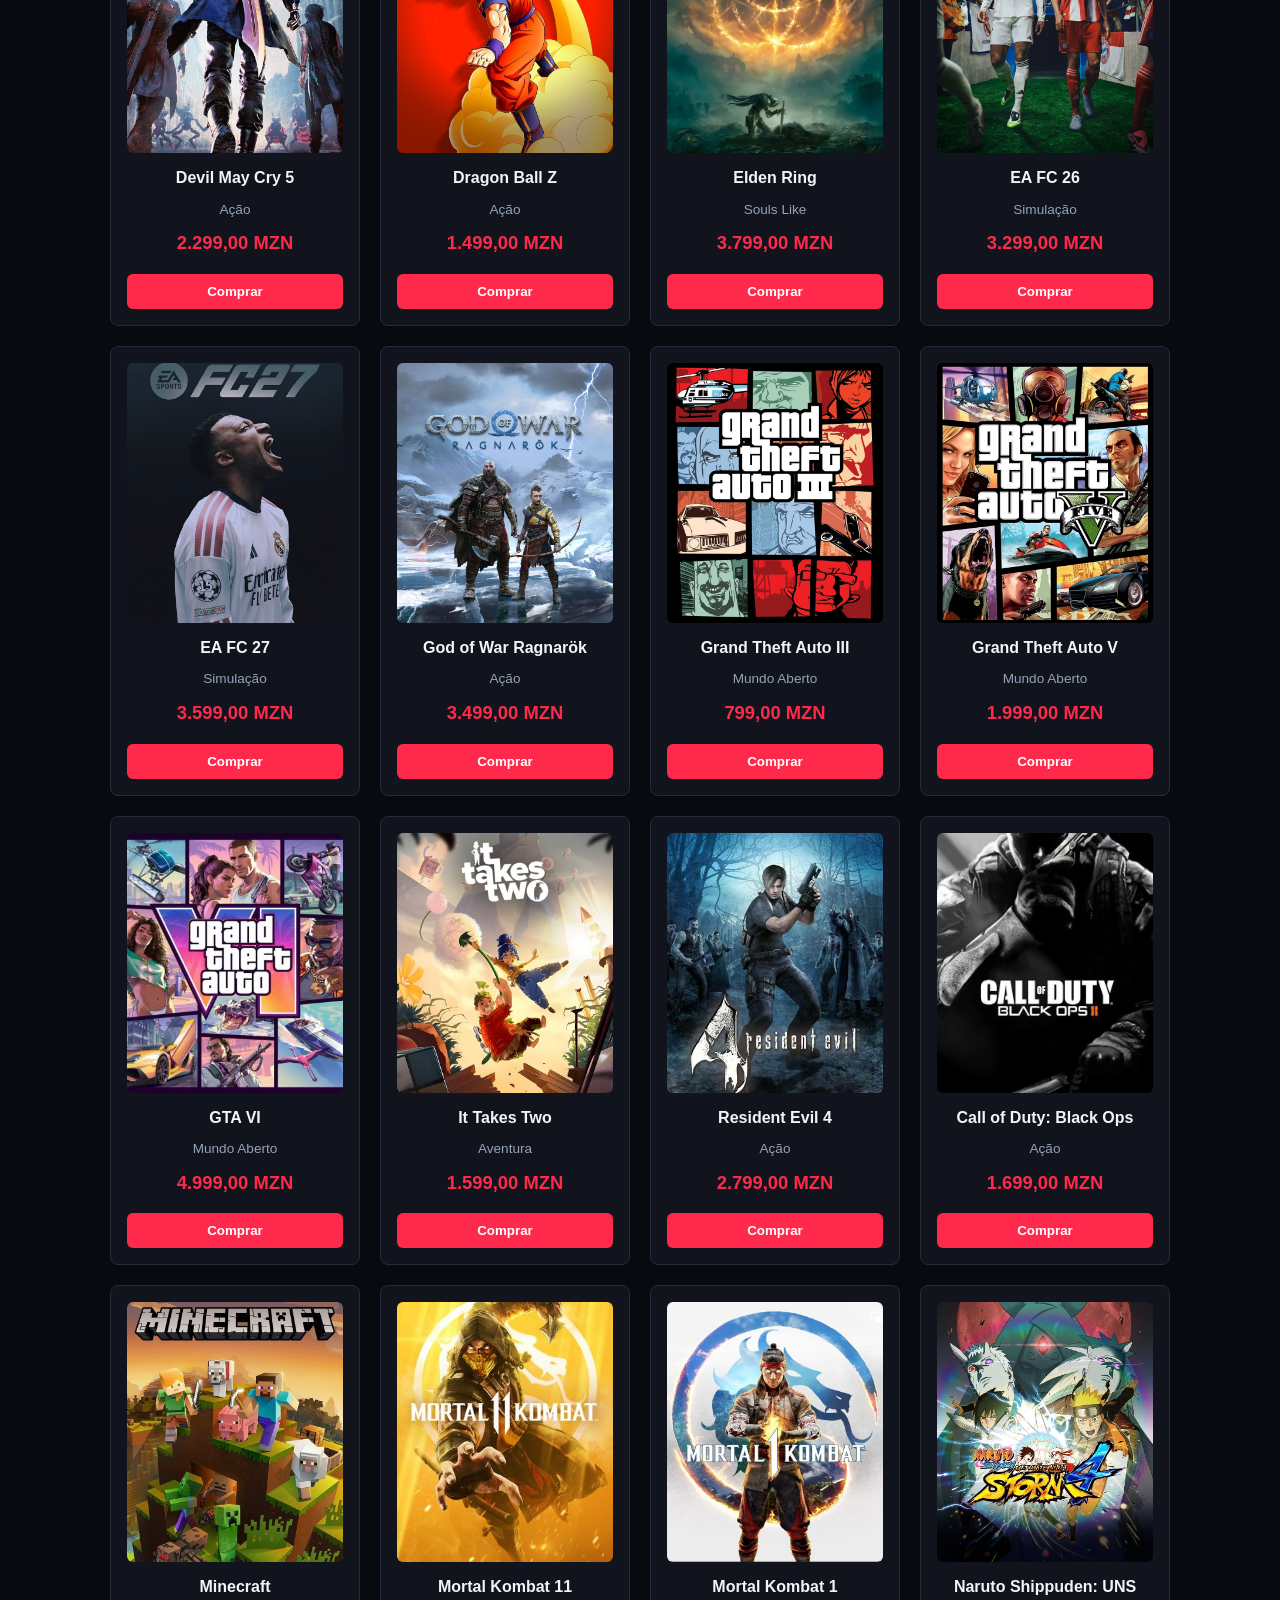
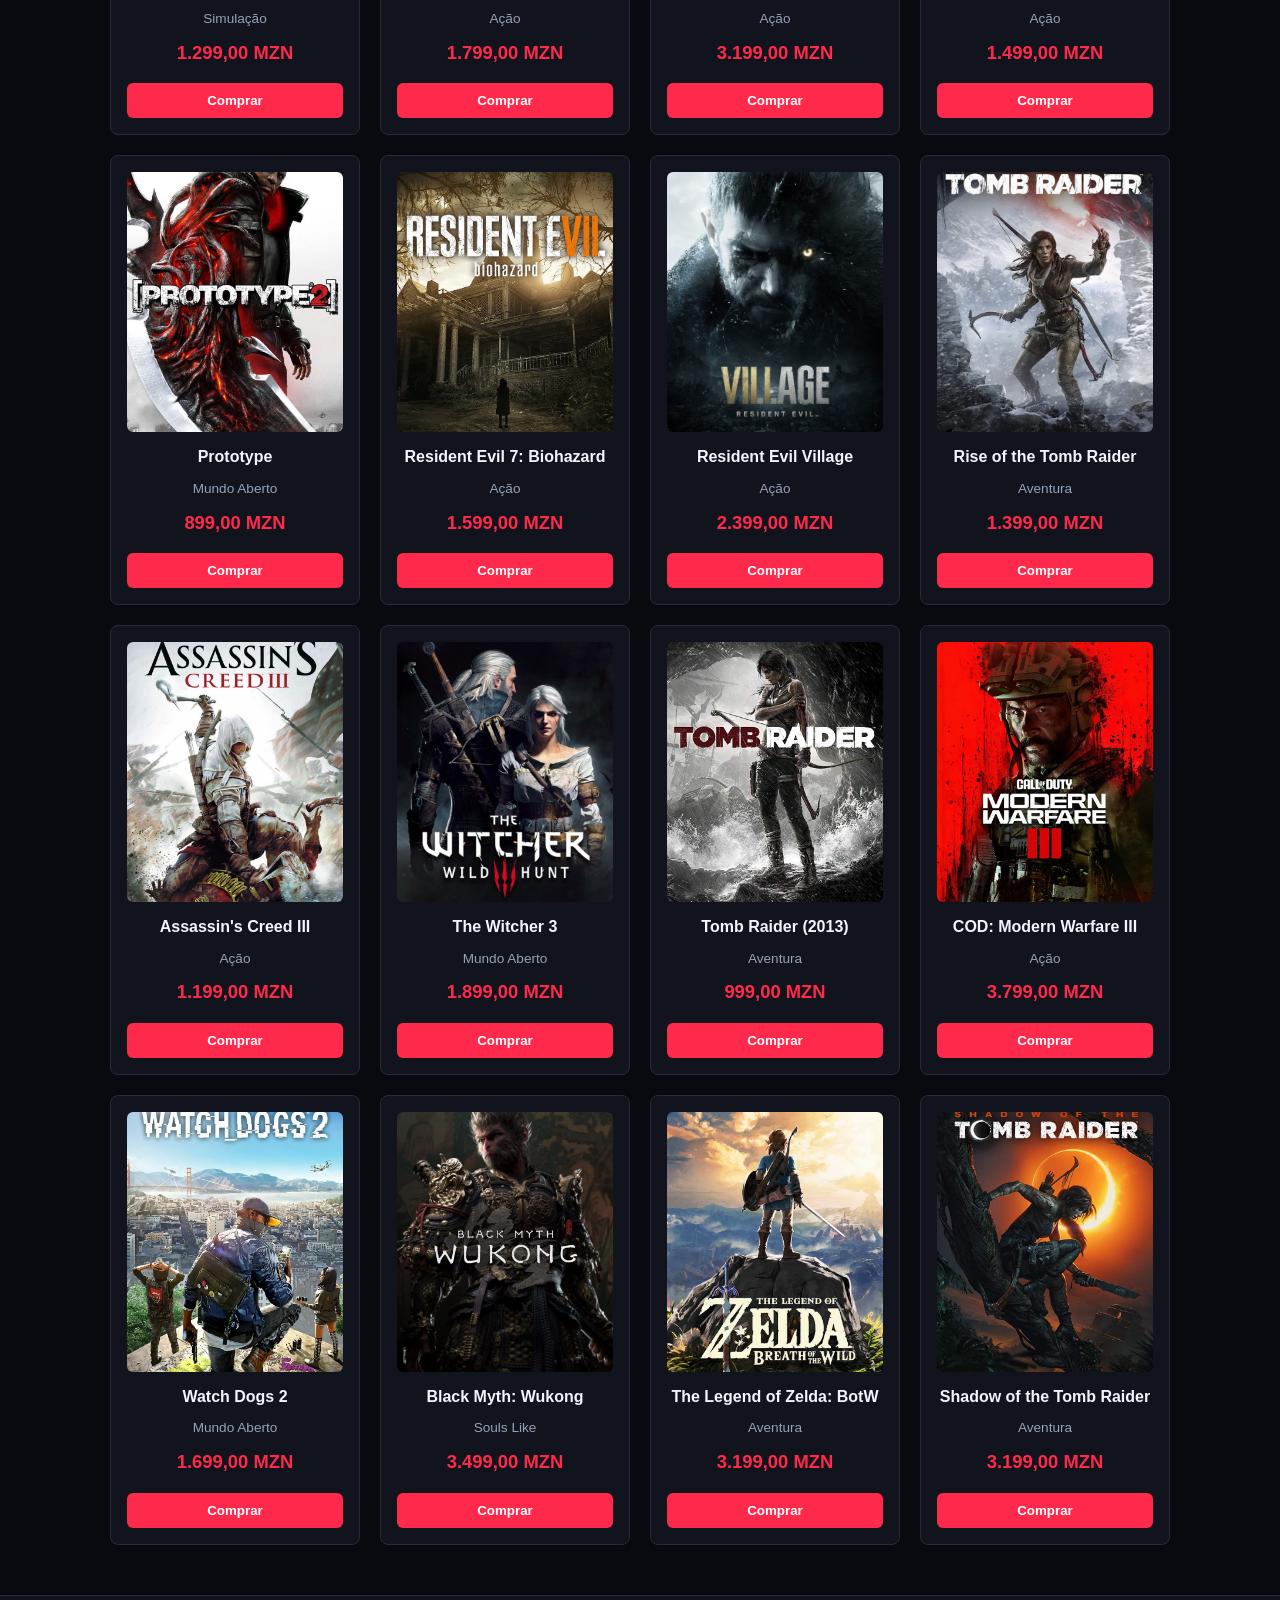
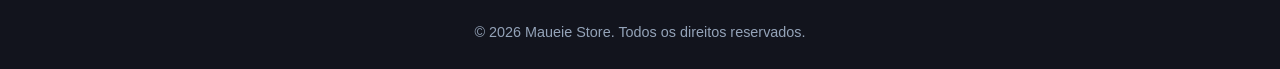
<file: loja.html>
<!DOCTYPE html>
<html lang="pt-PT" data-theme="dark">

<head>
    <meta charset="UTF-8">
    <meta name="viewport" content="width=device-width, initial-scale=1.0">
    <meta name="description"
        content="Loja Maueie Store - Explore, pesquise e filtre o nosso catálogo completo de jogos por categoria.">
    <title>Loja - Maueie Store</title>
    <link rel="icon" type="image/png" href="Imagens/iconMaueie.png">
    <link rel="stylesheet" href="Style/style.css">
    <link rel="stylesheet" href="Style/lojaStyle.css">
</head>

<body>

    <header>
        <header class="main-header">
            <nav class="navbar" aria-label="Navegação Principal">
                <!-- Identidade da Marca -->
                <div class="nav-logo">
                    <a href="index.html" class="brand-link" aria-label="Página Inicial - Maueie Store">
                        <img src="Imagens/iconMaueie.png" alt="Logótipo da Maueie Store" width="45" height="45">
                        <span class="brand-title">Maueie Store</span>
                    </a>
                </div>

                <!-- Navegação Principal (Centro) -->
                <ul class="nav-links">
                    <li><a href="index.html">Início</a></li>
                    <li><a href="loja.html" aria-current="page">Loja</a></li>
                    <li><a href="biblioteca.html">Biblioteca</a></li>
                    <li><a href="noticias.html">Notícias</a></li>
                    <li><a href="sobre.html">Sobre</a></li>
                </ul>

                <!-- Ações e Perfil (Direita) -->
                <div class="nav-actions">
                    <a href="conta.html" class="account-link" aria-label="Aceder à Minha Conta">
                        <svg xmlns="http://www.w3.org/2000/svg" width="20" height="20" viewBox="0 0 24 24" fill="none"
                            stroke="currentColor" stroke-width="2" stroke-linecap="round" stroke-linejoin="round"
                            aria-hidden="true">
                            <path d="M19 21v-2a4 4 0 0 0-4-4H9a4 4 0 0 0-4 4v2"></path>
                            <circle cx="12" cy="7" r="4"></circle>
                        </svg>
                        <span>Conta</span>
                    </a>

                    <button id="themeToggle" class="theme-btn" aria-label="Alternar entre modo claro e escuro">
                        <span aria-hidden="true">🌓</span>
                    </button>
                </div>
            </nav>
        </header>
    </header>

    <main>
        <section id="loja">
            <h2>Catálogo de Jogos</h2>
            <p>Pesquise pelo nome ou filtre os títulos por categoria para encontrar o seu próximo jogo favorito:</p>

            <!-- Controlo de Pesquisa e Botões de Filtro -->
            <div class="loja-header-controls">
                <div class="pesquisa-container">
                    <input type="text" id="inputPesquisa" class="pesquisa-input" placeholder="Pesquisar jogo..."
                        onkeyup="filtrarJogos()">
                </div>
                <div class="filtros-container">
                    <button class="filtro-btn ativo" onclick="mudarCategoria('todos', event)">Todos</button>
                    <button class="filtro-btn" onclick="mudarCategoria('mundo-aberto', event)">Mundo Aberto</button>
                    <button class="filtro-btn" onclick="mudarCategoria('souls-like', event)">Souls Like</button>
                    <button class="filtro-btn" onclick="mudarCategoria('acao', event)">Ação</button>
                    <button class="filtro-btn" onclick="mudarCategoria('simulacao', event)">Simulação</button>
                    <button class="filtro-btn" onclick="mudarCategoria('aventura', event)">Aventura</button>
                </div>
            </div>

            <!-- Grelha de Produtos -->
            <div class="loja-grid" id="lojaGrid">

                <!-- 007 First Light -->
                <div class="loja-card" data-categoria="acao" data-nome="007 first light">
                    <img src="Imagens/007 First Light.jpg" alt="007 First Light" loading="lazy" width="200"
                        height="280">
                    <div>
                        <h3>007 First Light</h3>
                        <p style="font-size: 0.85rem; color: var(--text-muted);">Ação</p>
                        <div class="preco">1.799,00 MZN</div>
                    </div>
                    <button class="comprar-btn">Comprar</button>
                </div>

                <!-- Until Dawn -->
                <div class="loja-card" data-categoria="acao" data-nome="until dawn">
                    <img src="Imagens/3799980930043416.jpg" alt="Until Dawn" loading="lazy" width="200" height="280">
                    <div>
                        <h3>Until Dawn</h3>
                        <p style="font-size: 0.85rem; color: var(--text-muted);">Ação</p>
                        <div class="preco">2.499,00 MZN</div>
                    </div>
                    <button class="comprar-btn">Comprar</button>
                </div>

                <!-- GTA San Andreas -->
                <div class="loja-card" data-categoria="mundo-aberto" data-nome="gta san andreas grand theft auto">
                    <img src="Imagens/10485011663798370.jpg" alt="GTA San Andreas" loading="lazy" width="200"
                        height="280">
                    <div>
                        <h3>GTA: San Andreas</h3>
                        <p style="font-size: 0.85rem; color: var(--text-muted);">Mundo Aberto</p>
                        <div class="preco">999,00 MZN</div>
                    </div>
                    <button class="comprar-btn">Comprar</button>
                </div>

                <!-- Tekken 7 -->
                <div class="loja-card" data-categoria="acao" data-nome="tekken 5">
                    <img src="Imagens/Tekken 7.jpg" alt="Tekken 5" loading="lazy" width="200" height="280">
                    <div>
                        <h3>Tekken 7</h3>
                        <p style="font-size: 0.85rem; color: var(--text-muted);">Ação</p>
                        <div class="preco">1.299,00 MZN</div>
                    </div>
                    <button class="comprar-btn">Comprar</button>
                </div>

                <!-- Detroit: Become Human -->
                <div class="loja-card" data-categoria="aventura" data-nome="detroit become human">
                    <img src="Imagens/36239971996196160.jpg" alt="Detroit: Become Human" loading="lazy" width="200"
                        height="280">
                    <div>
                        <h3>Detroit: Become Human</h3>
                        <p style="font-size: 0.85rem; color: var(--text-muted);">Aventura</p>
                        <div class="preco">2.199,00 MZN</div>
                    </div>
                    <button class="comprar-btn">Comprar</button>
                </div>

                <!-- Bloodborne -->
                <div class="loja-card" data-categoria="souls-like" data-nome="bloodborne">
                    <img src="Imagens/52143308181073562.jpg" alt="Bloodborne" loading="lazy" width="200" height="280">
                    <div>
                        <h3>Bloodborne</h3>
                        <p style="font-size: 0.85rem; color: var(--text-muted);">Souls Like</p>
                        <div class="preco">1.999,00 MZN</div>
                    </div>
                    <button class="comprar-btn">Comprar</button>
                </div>

                <!-- Need for Speed Most Wanted -->
                <div class="loja-card" data-categoria="mundo-aberto" data-nome="need for speed most wanted nfs">
                    <img src="Imagens/nfsmw.jpg" alt="Need for Speed Most Wanted" loading="lazy" width="200"
                        height="280">
                    <div>
                        <h3>NFS Most Wanted</h3>
                        <p style="font-size: 0.85rem; color: var(--text-muted);">Mundo Aberto</p>
                        <div class="preco">1.499,00 MZN</div>
                    </div>
                    <button class="comprar-btn">Comprar</button>
                </div>

                <!-- Far Cry 3 -->
                <div class="loja-card" data-categoria="mundo-aberto" data-nome="far cry 3">
                    <img src="Imagens/412994228313293190.jpg" alt="Far Cry 3" loading="lazy" width="200" height="280">
                    <div>
                        <h3>Far Cry 3</h3>
                        <p style="font-size: 0.85rem; color: var(--text-muted);">Mundo Aberto</p>
                        <div class="preco">1.199,00 MZN</div>
                    </div>
                    <button class="comprar-btn">Comprar</button>
                </div>

                <!-- Assassin's Creed Rogue -->
                <div class="loja-card" data-categoria="acao" data-nome="assassin's creed rogue">
                    <img src="Imagens/584553226655062212.jpg" alt="Assassin's Creed Rogue" loading="lazy" width="200"
                        height="280">
                    <div>
                        <h3>Assassin's Creed Rogue</h3>
                        <p style="font-size: 0.85rem; color: var(--text-muted);">Ação</p>
                        <div class="preco">1.599,00 MZN</div>
                    </div>
                    <button class="comprar-btn">Comprar</button>
                </div>

                <!-- Batman: Arkham Knight -->
                <div class="loja-card" data-categoria="acao" data-nome="batman arkham knight">
                    <img src="Imagens/593841900912651177.jpg" alt="Batman Arkham Knight" loading="lazy" width="200"
                        height="280">
                    <div>
                        <h3>Batman: Arkham Knight</h3>
                        <p style="font-size: 0.85rem; color: var(--text-muted);">Ação</p>
                        <div class="preco">1.799,00 MZN</div>
                    </div>
                    <button class="comprar-btn">Comprar</button>
                </div>

                <!-- Uncharted 4 -->
                <div class="loja-card" data-categoria="aventura" data-nome="uncharted 4">
                    <img src="Imagens/UNCHARTED 4_ A THIEFS END.jpg" alt="Uncharted 4" loading="lazy" width="200"
                        height="280">
                    <div>
                        <h3>Uncharted 4</h3>
                        <p style="font-size: 0.85rem; color: var(--text-muted);">Aventura</p>
                        <div class="preco">2.299,00 MZN</div>
                    </div>
                    <button class="comprar-btn">Comprar</button>
                </div>

                <!-- Among Us -->
                <div class="loja-card" data-categoria="simulacao" data-nome="among us">
                    <img src="Imagens/Among Us.jpg" alt="Among Us" loading="lazy" width="200" height="280">
                    <div>
                        <h3>Among Us</h3>
                        <p style="font-size: 0.85rem; color: var(--text-muted);">Simulação</p>
                        <div class="preco">499,00 MZN</div>
                    </div>
                    <button class="comprar-btn">Comprar</button>
                </div>

                <!-- Beyond Two Souls -->
                <div class="loja-card" data-categoria="aventura" data-nome="beyond two souls">
                    <img src="Imagens/Beyond two souls.jpg" alt="Beyond Two Souls" loading="lazy" width="200"
                        height="280">
                    <div>
                        <h3>Beyond: Two Souls</h3>
                        <p style="font-size: 0.85rem; color: var(--text-muted);">Aventura</p>
                        <div class="preco">1.399,00 MZN</div>
                    </div>
                    <button class="comprar-btn">Comprar</button>
                </div>

                <!-- Blasphemous -->
                <div class="loja-card" data-categoria="souls-like" data-nome="blasphemous">
                    <img src="Imagens/Blasphemous ist zu gleichen Teilen ein….jpg" alt="Blasphemous" loading="lazy"
                        width="200" height="280">
                    <div>
                        <h3>Blasphemous</h3>
                        <p style="font-size: 0.85rem; color: var(--text-muted);">Souls Like</p>
                        <div class="preco">999,00 MZN</div>
                    </div>
                    <button class="comprar-btn">Comprar</button>
                </div>

                <!-- Bully -->
                <div class="loja-card" data-categoria="mundo-aberto" data-nome="bully">
                    <img src="Imagens/bully.jpg" alt="Bully" loading="lazy" width="200" height="280">
                    <div>
                        <h3>Bully</h3>
                        <p style="font-size: 0.85rem; color: var(--text-muted);">Mundo Aberto</p>
                        <div class="preco">899,00 MZN</div>
                    </div>
                    <button class="comprar-btn">Comprar</button>
                </div>

                <!-- Call of Duty 4 Modern Warfare Remastered -->
                <div class="loja-card" data-categoria="acao" data-nome="call of duty 4 modern warfare remastered">
                    <img src="Imagens/Call of Duty 4 Modern Warfare Remastered….jpg" alt="Call of Duty 4" loading="lazy"
                        width="200" height="280">
                    <div>
                        <h3>COD 4: MW Remastered</h3>
                        <p style="font-size: 0.85rem; color: var(--text-muted);">Ação</p>
                        <div class="preco">1.899,00 MZN</div>
                    </div>
                    <button class="comprar-btn">Comprar</button>
                </div>

                <!-- Cyberpunk 2077 -->
                <div class="loja-card" data-categoria="mundo-aberto" data-nome="cyberpunk 2077">
                    <img src="Imagens/Cyberpunk 2077.jpg" alt="Cyberpunk 2077" loading="lazy" width="200" height="280">
                    <div>
                        <h3>Cyberpunk 2077</h3>
                        <p style="font-size: 0.85rem; color: var(--text-muted);">Mundo Aberto</p>
                        <div class="preco">2.999,00 MZN</div>
                    </div>
                    <button class="comprar-btn">Comprar</button>
                </div>

                <!-- Dark Souls III -->
                <div class="loja-card" data-categoria="souls-like" data-nome="dark souls iii 3">
                    <img src="Imagens/Dark Souls III (2016).jpg" alt="Dark Souls III" loading="lazy" width="200"
                        height="280">
                    <div>
                        <h3>Dark Souls III</h3>
                        <p style="font-size: 0.85rem; color: var(--text-muted);">Souls Like</p>
                        <div class="preco">2.599,00 MZN</div>
                    </div>
                    <button class="comprar-btn">Comprar</button>
                </div>

                <!-- Dragon Ball Z: Sparking! Zero -->
                <div class="loja-card" data-categoria="acao" data-nome="dragon ball z sparking zero">
                    <img src="Imagens/DBSzero.jpg" alt="DBZ Sparking Zero" loading="lazy" width="200" height="280">
                    <div>
                        <h3>DBZ: Sparking! Zero</h3>
                        <p style="font-size: 0.85rem; color: var(--text-muted);">Ação</p>
                        <div class="preco">3.499,00 MZN</div>
                    </div>
                    <button class="comprar-btn">Comprar</button>
                </div>

                <!-- Dragon Ball Xenoverse 2 -->
                <div class="loja-card" data-categoria="acao" data-nome="dragon ball xenoverse 2">
                    <img src="Imagens/DBXV2.jpg" alt="Dragon Ball Xenoverse 2" loading="lazy" width="200" height="280">
                    <div>
                        <h3>Dragon Ball Xenoverse 2</h3>
                        <p style="font-size: 0.85rem; color: var(--text-muted);">Ação</p>
                        <div class="preco">1.799,00 MZN</div>
                    </div>
                    <button class="comprar-btn">Comprar</button>
                </div>

                <!-- Days Gone -->
                <div class="loja-card" data-categoria="mundo-aberto" data-nome="days gone">
                    <img src="Imagens/Deacon St_ John (DAYS GONE).jpg" alt="Days Gone" loading="lazy" width="200"
                        height="280">
                    <div>
                        <h3>Days Gone</h3>
                        <p style="font-size: 0.85rem; color: var(--text-muted);">Mundo Aberto</p>
                        <div class="preco">1.999,00 MZN</div>
                    </div>
                    <button class="comprar-btn">Comprar</button>
                </div>

                <!-- Death Stranding -->
                <div class="loja-card" data-categoria="aventura" data-nome="death stranding">
                    <img src="Imagens/Death Stranding (Xbox Series S).jpg" alt="Death Stranding" loading="lazy"
                        width="200" height="280">
                    <div>
                        <h3>Death Stranding</h3>
                        <p style="font-size: 0.85rem; color: var(--text-muted);">Aventura</p>
                        <div class="preco">2.199,00 MZN</div>
                    </div>
                    <button class="comprar-btn">Comprar</button>
                </div>

                <!-- Destiny -->
                <div class="loja-card" data-categoria="acao" data-nome="destiny">
                    <img src="Imagens/Destiny.jpg" alt="Destiny" loading="lazy" width="200" height="280">
                    <div>
                        <h3>Destiny</h3>
                        <p style="font-size: 0.85rem; color: var(--text-muted);">Ação</p>
                        <div class="preco">1.299,00 MZN</div>
                    </div>
                    <button class="comprar-btn">Comprar</button>
                </div>

                <!-- Devil May Cry 3 -->
                <div class="loja-card" data-categoria="acao" data-nome="devil may cry 3">
                    <img src="Imagens/Devil May Cry 3 - Dante's Awakening.jpg" alt="Devil May Cry 3" loading="lazy"
                        width="200" height="280">
                    <div>
                        <h3>Devil May Cry 3</h3>
                        <p style="font-size: 0.85rem; color: var(--text-muted);">Ação</p>
                        <div class="preco">999,00 MZN</div>
                    </div>
                    <button class="comprar-btn">Comprar</button>
                </div>

                <!-- Devil May Cry 5 -->
                <div class="loja-card" data-categoria="acao" data-nome="devil may cry 5">
                    <img src="Imagens/Devil May Cry 5 _ Poster.jpg" alt="Devil May Cry 5" loading="lazy" width="200"
                        height="280">
                    <div>
                        <h3>Devil May Cry 5</h3>
                        <p style="font-size: 0.85rem; color: var(--text-muted);">Ação</p>
                        <div class="preco">2.299,00 MZN</div>
                    </div>
                    <button class="comprar-btn">Comprar</button>
                </div>

                <!-- Dragon Ball Z -->
                <div class="loja-card" data-categoria="acao" data-nome="dragon ball z">
                    <img src="Imagens/Dragon ball z.jpg" alt="Dragon Ball Z" loading="lazy" width="200" height="280">
                    <div>
                        <h3>Dragon Ball Z</h3>
                        <p style="font-size: 0.85rem; color: var(--text-muted);">Ação</p>
                        <div class="preco">1.499,00 MZN</div>
                    </div>
                    <button class="comprar-btn">Comprar</button>
                </div>

                <!-- Elden Ring -->
                <div class="loja-card" data-categoria="souls-like" data-nome="elden ring">
                    <img src="Imagens/Elder Ring.png" alt="Elden Ring" loading="lazy" width="200" height="280">
                    <div>
                        <h3>Elden Ring</h3>
                        <p style="font-size: 0.85rem; color: var(--text-muted);">Souls Like</p>
                        <div class="preco">3.799,00 MZN</div>
                    </div>
                    <button class="comprar-btn">Comprar</button>
                </div>

                <!-- EA FC 26 -->
                <div class="loja-card" data-categoria="simulacao" data-nome="ea fc 26">
                    <img src="Imagens/FC26.jpg" alt="EA FC 26" loading="lazy" width="200" height="280">
                    <div>
                        <h3>EA FC 26</h3>
                        <p style="font-size: 0.85rem; color: var(--text-muted);">Simulação</p>
                        <div class="preco">3.299,00 MZN</div>
                    </div>
                    <button class="comprar-btn">Comprar</button>
                </div>

                <!-- EA FC 27 -->
                <div class="loja-card" data-categoria="simulacao" data-nome="ea fc 27">
                    <img src="Imagens/FC27.jpg" alt="EA FC 27" loading="lazy" width="200" height="280">
                    <div>
                        <h3>EA FC 27</h3>
                        <p style="font-size: 0.85rem; color: var(--text-muted);">Simulação</p>
                        <div class="preco">3.599,00 MZN</div>
                    </div>
                    <button class="comprar-btn">Comprar</button>
                </div>

                <!-- God of War Ragnarök -->
                <div class="loja-card" data-categoria="acao" data-nome="god of war ragnarok">
                    <img src="Imagens/GOW.png" alt="God of War Ragnarök" loading="lazy" width="200" height="280">
                    <div>
                        <h3>God of War Ragnarök</h3>
                        <p style="font-size: 0.85rem; color: var(--text-muted);">Ação</p>
                        <div class="preco">3.499,00 MZN</div>
                    </div>
                    <button class="comprar-btn">Comprar</button>
                </div>

                <!-- Grand Theft Auto III -->
                <div class="loja-card" data-categoria="mundo-aberto" data-nome="grand theft auto iii gta 3">
                    <img src="Imagens/Grand Theft Auto III.jpg" alt="Grand Theft Auto III" loading="lazy" width="200"
                        height="280">
                    <div>
                        <h3>Grand Theft Auto III</h3>
                        <p style="font-size: 0.85rem; color: var(--text-muted);">Mundo Aberto</p>
                        <div class="preco">799,00 MZN</div>
                    </div>
                    <button class="comprar-btn">Comprar</button>
                </div>

                <!-- Grand Theft Auto V -->
                <div class="loja-card" data-categoria="mundo-aberto" data-nome="grand theft auto v gta 5">
                    <img src="Imagens/Grand Theft Auto V.jpg" alt="Grand Theft Auto V" loading="lazy" width="200"
                        height="280">
                    <div>
                        <h3>Grand Theft Auto V</h3>
                        <p style="font-size: 0.85rem; color: var(--text-muted);">Mundo Aberto</p>
                        <div class="preco">1.999,00 MZN</div>
                    </div>
                    <button class="comprar-btn">Comprar</button>
                </div>

                <!-- GTA VI -->
                <div class="loja-card" data-categoria="mundo-aberto" data-nome="gta vi grand theft auto 6">
                    <img src="Imagens/GTA VI.jpg" alt="GTA VI" loading="lazy" width="200" height="280">
                    <div>
                        <h3>GTA VI</h3>
                        <p style="font-size: 0.85rem; color: var(--text-muted);">Mundo Aberto</p>
                        <div class="preco">4.999,00 MZN</div>
                    </div>
                    <button class="comprar-btn">Comprar</button>
                </div>

                <!-- It Takes Two -->
                <div class="loja-card" data-categoria="aventura" data-nome="it takes two">
                    <img src="Imagens/It Takes Two.jpg" alt="It Takes Two" loading="lazy" width="200" height="280">
                    <div>
                        <h3>It Takes Two</h3>
                        <p style="font-size: 0.85rem; color: var(--text-muted);">Aventura</p>
                        <div class="preco">1.599,00 MZN</div>
                    </div>
                    <button class="comprar-btn">Comprar</button>
                </div>

                <!-- Resident Evil 4 -->
                <div class="loja-card" data-categoria="acao" data-nome="resident evil 4 leon kennedy">
                    <img src="Imagens/Leon Kennedy.jpg" alt="Resident Evil 4" loading="lazy" width="200" height="280">
                    <div>
                        <h3>Resident Evil 4</h3>
                        <p style="font-size: 0.85rem; color: var(--text-muted);">Ação</p>
                        <div class="preco">2.799,00 MZN</div>
                    </div>
                    <button class="comprar-btn">Comprar</button>
                </div>

                <!-- Call of Duty: Black Ops -->
                <div class="loja-card" data-categoria="acao" data-nome="call of duty black ops mikael lima">
                    <img src="Imagens/Mikael Lima.jpg" alt="Call of Duty" loading="lazy" width="200" height="280">
                    <div>
                        <h3>Call of Duty: Black Ops</h3>
                        <p style="font-size: 0.85rem; color: var(--text-muted);">Ação</p>
                        <div class="preco">1.699,00 MZN</div>
                    </div>
                    <button class="comprar-btn">Comprar</button>
                </div>

                <!-- Minecraft -->
                <div class="loja-card" data-categoria="simulacao" data-nome="minecraft">
                    <img src="Imagens/minecraft.jpg" alt="Minecraft" loading="lazy" width="200" height="280">
                    <div>
                        <h3>Minecraft</h3>
                        <p style="font-size: 0.85rem; color: var(--text-muted);">Simulação</p>
                        <div class="preco">1.299,00 MZN</div>
                    </div>
                    <button class="comprar-btn">Comprar</button>
                </div>

                <!-- Mortal Kombat 11 -->
                <div class="loja-card" data-categoria="acao" data-nome="mortal kombat 11">
                    <img src="Imagens/mortal combat 11 poster.jpg" alt="Mortal Kombat 11" loading="lazy" width="200"
                        height="280">
                    <div>
                        <h3>Mortal Kombat 11</h3>
                        <p style="font-size: 0.85rem; color: var(--text-muted);">Ação</p>
                        <div class="preco">1.799,00 MZN</div>
                    </div>
                    <button class="comprar-btn">Comprar</button>
                </div>

                <!-- Mortal Kombat 1 -->
                <div class="loja-card" data-categoria="acao" data-nome="mortal kombat 1">
                    <img src="Imagens/Mortal kombat 1.jpg" alt="Mortal Kombat 1" loading="lazy" width="200"
                        height="280">
                    <div>
                        <h3>Mortal Kombat 1</h3>
                        <p style="font-size: 0.85rem; color: var(--text-muted);">Ação</p>
                        <div class="preco">3.199,00 MZN</div>
                    </div>
                    <button class="comprar-btn">Comprar</button>
                </div>

                <!-- Naruto -->
                <div class="loja-card" data-categoria="acao" data-nome="naruto shippuden">
                    <img src="Imagens/naruto.jpg" alt="Naruto" loading="lazy" width="200" height="280">
                    <div>
                        <h3>Naruto Shippuden: UNS</h3>
                        <p style="font-size: 0.85rem; color: var(--text-muted);">Ação</p>
                        <div class="preco">1.499,00 MZN</div>
                    </div>
                    <button class="comprar-btn">Comprar</button>
                </div>

                <!-- Prototype -->
                <div class="loja-card" data-categoria="mundo-aberto" data-nome="prototype">
                    <img src="Imagens/prototype.jpg" alt="Prototype" loading="lazy" width="200" height="280">
                    <div>
                        <h3>Prototype</h3>
                        <p style="font-size: 0.85rem; color: var(--text-muted);">Mundo Aberto</p>
                        <div class="preco">899,00 MZN</div>
                    </div>
                    <button class="comprar-btn">Comprar</button>
                </div>

                <!-- Resident Evil 7 -->
                <div class="loja-card" data-categoria="acao" data-nome="resident evil 7 biohazard">
                    <img src="Imagens/Resident evil 7 Game Cover.jpg" alt="Resident Evil 7" loading="lazy" width="200"
                        height="280">
                    <div>
                        <h3>Resident Evil 7: Biohazard</h3>
                        <p style="font-size: 0.85rem; color: var(--text-muted);">Ação</p>
                        <div class="preco">1.599,00 MZN</div>
                    </div>
                    <button class="comprar-btn">Comprar</button>
                </div>

                <!-- Resident Evil Village -->
                <div class="loja-card" data-categoria="acao" data-nome="resident evil village 8">
                    <img src="Imagens/Resident evil 8 game cover.jpg" alt="Resident Evil Village" loading="lazy"
                        width="200" height="280">
                    <div>
                        <h3>Resident Evil Village</h3>
                        <p style="font-size: 0.85rem; color: var(--text-muted);">Ação</p>
                        <div class="preco">2.399,00 MZN</div>
                    </div>
                    <button class="comprar-btn">Comprar</button>
                </div>

                <!-- Rise of the Tomb Raider -->
                <div class="loja-card" data-categoria="aventura" data-nome="rise of the tomb raider">
                    <img src="Imagens/Rise of the Tomb Raider.png" alt="Rise of the Tomb Raider" loading="lazy"
                        width="200" height="280">
                    <div>
                        <h3>Rise of the Tomb Raider</h3>
                        <p style="font-size: 0.85rem; color: var(--text-muted);">Aventura</p>
                        <div class="preco">1.399,00 MZN</div>
                    </div>
                    <button class="comprar-btn">Comprar</button>
                </div>

                <!-- Assassin's Creed III -->
                <div class="loja-card" data-categoria="acao" data-nome="assassin's creed iii 3">
                    <img src="Imagens/The Life, Death, and Legacy of Assassin’s Creed’s___.jpg"
                        alt="Assassin's Creed III" loading="lazy" width="200" height="280">
                    <div>
                        <h3>Assassin's Creed III</h3>
                        <p style="font-size: 0.85rem; color: var(--text-muted);">Ação</p>
                        <div class="preco">1.199,00 MZN</div>
                    </div>
                    <button class="comprar-btn">Comprar</button>
                </div>

                <!-- The Witcher 3 -->
                <div class="loja-card" data-categoria="mundo-aberto" data-nome="the witcher 3">
                    <img src="Imagens/The Witcher 3.jpg" alt="The Witcher 3" loading="lazy" width="200" height="280">
                    <div>
                        <h3>The Witcher 3</h3>
                        <p style="font-size: 0.85rem; color: var(--text-muted);">Mundo Aberto</p>
                        <div class="preco">1.899,00 MZN</div>
                    </div>
                    <button class="comprar-btn">Comprar</button>
                </div>

                <!-- Tomb Raider (2013) -->
                <div class="loja-card" data-categoria="aventura" data-nome="tomb raider 2013">
                    <img src="Imagens/Tomb Raider (2013).jpg" alt="Tomb Raider 2013" loading="lazy" width="200"
                        height="280">
                    <div>
                        <h3>Tomb Raider (2013)</h3>
                        <p style="font-size: 0.85rem; color: var(--text-muted);">Aventura</p>
                        <div class="preco">999,00 MZN</div>
                    </div>
                    <button class="comprar-btn">Comprar</button>
                </div>

                <!-- Call of Duty Modern Warfare III -->
                <div class="loja-card" data-categoria="acao" data-nome="call of duty modern warfare iii 3">
                    <img src="Imagens/Warfare Unleashed_ Exclusive Deals on Call of Duty Modern Warfare III!.jpg"
                        alt="Call of Duty Modern Warfare III" loading="lazy" width="200" height="280">
                    <div>
                        <h3>COD: Modern Warfare III</h3>
                        <p style="font-size: 0.85rem; color: var(--text-muted);">Ação</p>
                        <div class="preco">3.799,00 MZN</div>
                    </div>
                    <button class="comprar-btn">Comprar</button>
                </div>

                <!-- Watch Dogs 2 -->
                <div class="loja-card" data-categoria="mundo-aberto" data-nome="watch dogs 2">
                    <img src="Imagens/watch dogs 2.jpg" alt="Watch Dogs 2" loading="lazy" width="200" height="280">
                    <div>
                        <h3>Watch Dogs 2</h3>
                        <p style="font-size: 0.85rem; color: var(--text-muted);">Mundo Aberto</p>
                        <div class="preco">1.699,00 MZN</div>
                    </div>
                    <button class="comprar-btn">Comprar</button>
                </div>

                <!-- Black Myth: Wukong -->
                <div class="loja-card" data-categoria="souls-like" data-nome="black myth wukong">
                    <img src="Imagens/wukong.jpg" alt="Black Myth Wukong" loading="lazy" width="200" height="280">
                    <div>
                        <h3>Black Myth: Wukong</h3>
                        <p style="font-size: 0.85rem; color: var(--text-muted);">Souls Like</p>
                        <div class="preco">3.499,00 MZN</div>
                    </div>
                    <button class="comprar-btn">Comprar</button>
                </div>

                <!-- The Legend of Zelda: Breath of the Wild -->
                <div class="loja-card" data-categoria="aventura"
                    data-nome="the legend of zelda breath of the wild botw">
                    <img src="Imagens/Zelda_ Where To Find Every Great Fairy Fountain In___.jpg"
                        alt="The Legend of Zelda" loading="lazy" width="200" height="280">
                    <div>
                        <h3>The Legend of Zelda: BotW</h3>
                        <p style="font-size: 0.85rem; color: var(--text-muted);">Aventura</p>
                        <div class="preco">3.199,00 MZN</div>
                    </div>
                    <button class="comprar-btn">Comprar</button>
                </div>

                <!-- Shadow of the Tomb Raider -->
                <div class="loja-card" data-categoria="aventura" data-nome="shadow of the tomb raider">
                    <img src="Imagens/Shadow of the Tomb Raider (2018).jpg" alt="Shadow of the Tomb Raider" width="200"
                        height="280">
                    <div>
                        <h3>Shadow of the Tomb Raider</h3>
                        <p style="font-size: 0.85rem; color: var(--text-muted);">Aventura</p>
                        <div class="preco">3.199,00 MZN</div>
                    </div>
                    <button class="comprar-btn">Comprar</button>
                </div>

            </div>
            <!-- MODAL DE PAGAMENTO -->
            <div id="modalPagamento" class="modal-overlay" style="display: none;">
                <div class="modal-content">
                    <button class="modal-fechar" onclick="fecharModal()">&times;</button>
                    <h2 id="modalTituloJogo">Finalizar Compra</h2>
                    <p id="modalPrecoJogo" style="color: var(--accent-color); font-weight: bold; margin-bottom: 20px;">
                    </p>

                    <!-- Seleção do Método de Pagamento -->
                    <div class="form-group">
                        <label for="metodoPagamento">Escolha o método de pagamento:</label>
                        <select id="metodoPagamento" class="pesquisa-input" onchange="mudarCamposPagamento()">
                            <option value="mpesa">M-Pesa</option>
                            <option value="emola">E-Mola</option>
                            <option value="mkesh">M-Kesh</option>
                            <option value="visa">Cartão Visa</option>
                        </select>
                    </div>

                    <!-- Formulário Dinâmico -->
                    <form id="formPagamento" onsubmit="processarPagamento(event)">
                        <div id="camposDinamicos">
                            <!-- Os campos entram aqui via JavaScript -->
                        </div>
                        <button type="submit" class="comprar-btn"
                            style="width: 100%; margin-top: 20px; padding: 12px;">Confirmar Pagamento</button>
                    </form>
                </div>
            </div>
        </section>
    </main>

    <footer>
        <p>&copy; 2026 Maueie Store. Todos os direitos reservados.</p>
    </footer>

    <script>
        // Alternância de Tema Claro/Escuro
        const themeToggle = document.getElementById('themeToggle');
        const htmlElement = document.documentElement;

        themeToggle.addEventListener('click', () => {
            const currentTheme = htmlElement.getAttribute('data-theme');
            const newTheme = currentTheme === 'dark' ? 'light' : 'dark';
            htmlElement.setAttribute('data-theme', newTheme);
        });

        // Variável global para controlar a categoria selecionada atualmente
        let categoriaAtual = 'todos';

        function mudarCategoria(categoria, event) {
            categoriaAtual = categoria;

            // Atualiza o botão ativo visualmente
            const botoes = document.querySelectorAll('.filtro-btn');
            botoes.forEach(btn => btn.classList.remove('ativo'));
            event.target.classList.add('ativo');

            // Aplica os filtros combinados (categoria + pesquisa)
            filtrarJogos();
        }

        // Sistema unificado de Filtro por Categoria e Pesquisa por Texto
        function filtrarJogos() {
            const termoPesquisa = document.getElementById('inputPesquisa').value.toLowerCase().trim();
            const cards = document.querySelectorAll('.loja-card');

            cards.forEach(card => {
                const categoriaCard = card.getAttribute('data-categoria');
                const nomeCard = card.getAttribute('data-nome');

                const correspondeCategoria = (categoriaAtual === 'todos' || categoriaCard === categoriaAtual);
                const correspondePesquisa = nomeCard.includes(termoPesquisa);

                if (correspondeCategoria && correspondePesquisa) {
                    card.style.display = 'flex';
                } else {
                    card.style.display = 'none';
                }
            });
        }
        // Variáveis para guardar o jogo selecionado
        let jogoSelecionado = "";
        let precoSelecionado = "";

        // Modificar os botões "Comprar" dos cards para abrirem o modal
        document.querySelectorAll('.comprar-btn').forEach(btn => {
            btn.addEventListener('click', (e) => {
                const card = e.target.closest('.loja-card');
                jogoSelecionado = card.querySelector('h3').innerText;
                precoSelecionado = card.querySelector('.preco').innerText;

                document.getElementById('modalTituloJogo').innerText = `Comprar: ${jogoSelecionado}`;
                document.getElementById('modalPrecoJogo').innerText = `Total: ${precoSelecionado}`;

                // Abre o modal e carrega os campos padrão (M-Pesa)
                document.getElementById('modalPagamento').style.display = 'flex';
                document.getElementById('metodoPagamento').value = 'mpesa';
                mudarCamposPagamento();
            });
        });

        function fecharModal() {
            document.getElementById('modalPagamento').style.display = 'none';
        }

        // Altera os campos do formulário com base na escolha do usuário (M-Pesa, E-Mola, M-Kesh, Visa)
        function mudarCamposPagamento() {
            const metodo = document.getElementById('metodoPagamento').value;
            const container = document.getElementById('camposDinamicos');

            if (metodo === 'mpesa') {
                container.innerHTML = `
            <div class="form-group">
                <label>Número de Telemóvel M-Pesa:</label>
                <input type="tel" class="form-input" placeholder="84XXXXXXX ou 85XXXXXXX" pattern="[8][45][0-9]{7}" required>
            </div>
            <div class="form-group">
                <label>Nome do Titular:</label>
                <input type="text" class="form-input" placeholder="Seu Nome Completo" required>
            </div>`;
            } else if (metodo === 'emola') {
                container.innerHTML = `
            <div class="form-group">
                <label>Número de Telemóvel E-Mola:</label>
                <input type="tel" class="form-input" placeholder="86XXXXXXX ou 87XXXXXXX" pattern="[8][67][0-9]{7}" required>
            </div>
            <div class="form-group">
                <label>Nome do Titular:</label>
                <input type="text" class="form-input" placeholder="Seu Nome Completo" required>
            </div>`;
            } else if (metodo === 'mkesh') {
                container.innerHTML = `
            <div class="form-group">
                <label>Número de Telemóvel M-Kesh:</label>
                <input type="tel" class="form-input" placeholder="82XXXXXXX ou 83XXXXXXX" pattern="[8][23][0-9]{7}" required>
            </div>
            <div class="form-group">
                <label>Nome do Titular:</label>
                <input type="text" class="form-input" placeholder="Seu Nome Completo" required>
            </div>`;
            } else if (metodo === 'visa') {
                container.innerHTML = `
            <div class="form-group">
                <label>Número do Cartão Visa:</label>
                <input type="text" class="form-input" placeholder="16 dígitos do cartão" maxlength="16" required>
            </div>
            <div style="display: flex; gap: 10px;">
                <div class="form-group" style="flex: 1;">
                    <label>Validade (MM/AA):</label>
                    <input type="text" class="form-input" placeholder="MM/AA" maxlength="5" required>
                </div>
                <div class="form-group" style="flex: 1;">
                    <label>CVV:</label>
                    <input type="password" class="form-input" placeholder="123" maxlength="3" required>
                </div>
            </div>
            <div class="form-group">
                <label>Nome no Cartão:</label>
                <input type="text" class="form-input" placeholder="Nome impresso no cartão" required>
            </div>`;
            }
        }

        function processarPagamento(event) {
            event.preventDefault();
            alert(`Pagamento de ${precoSelecionado} para o jogo "${jogoSelecionado}" processado com sucesso! O jogo foi enviado para a sua Biblioteca.`);
            fecharModal();
        }
    </script>
</body>

</html>
</file>
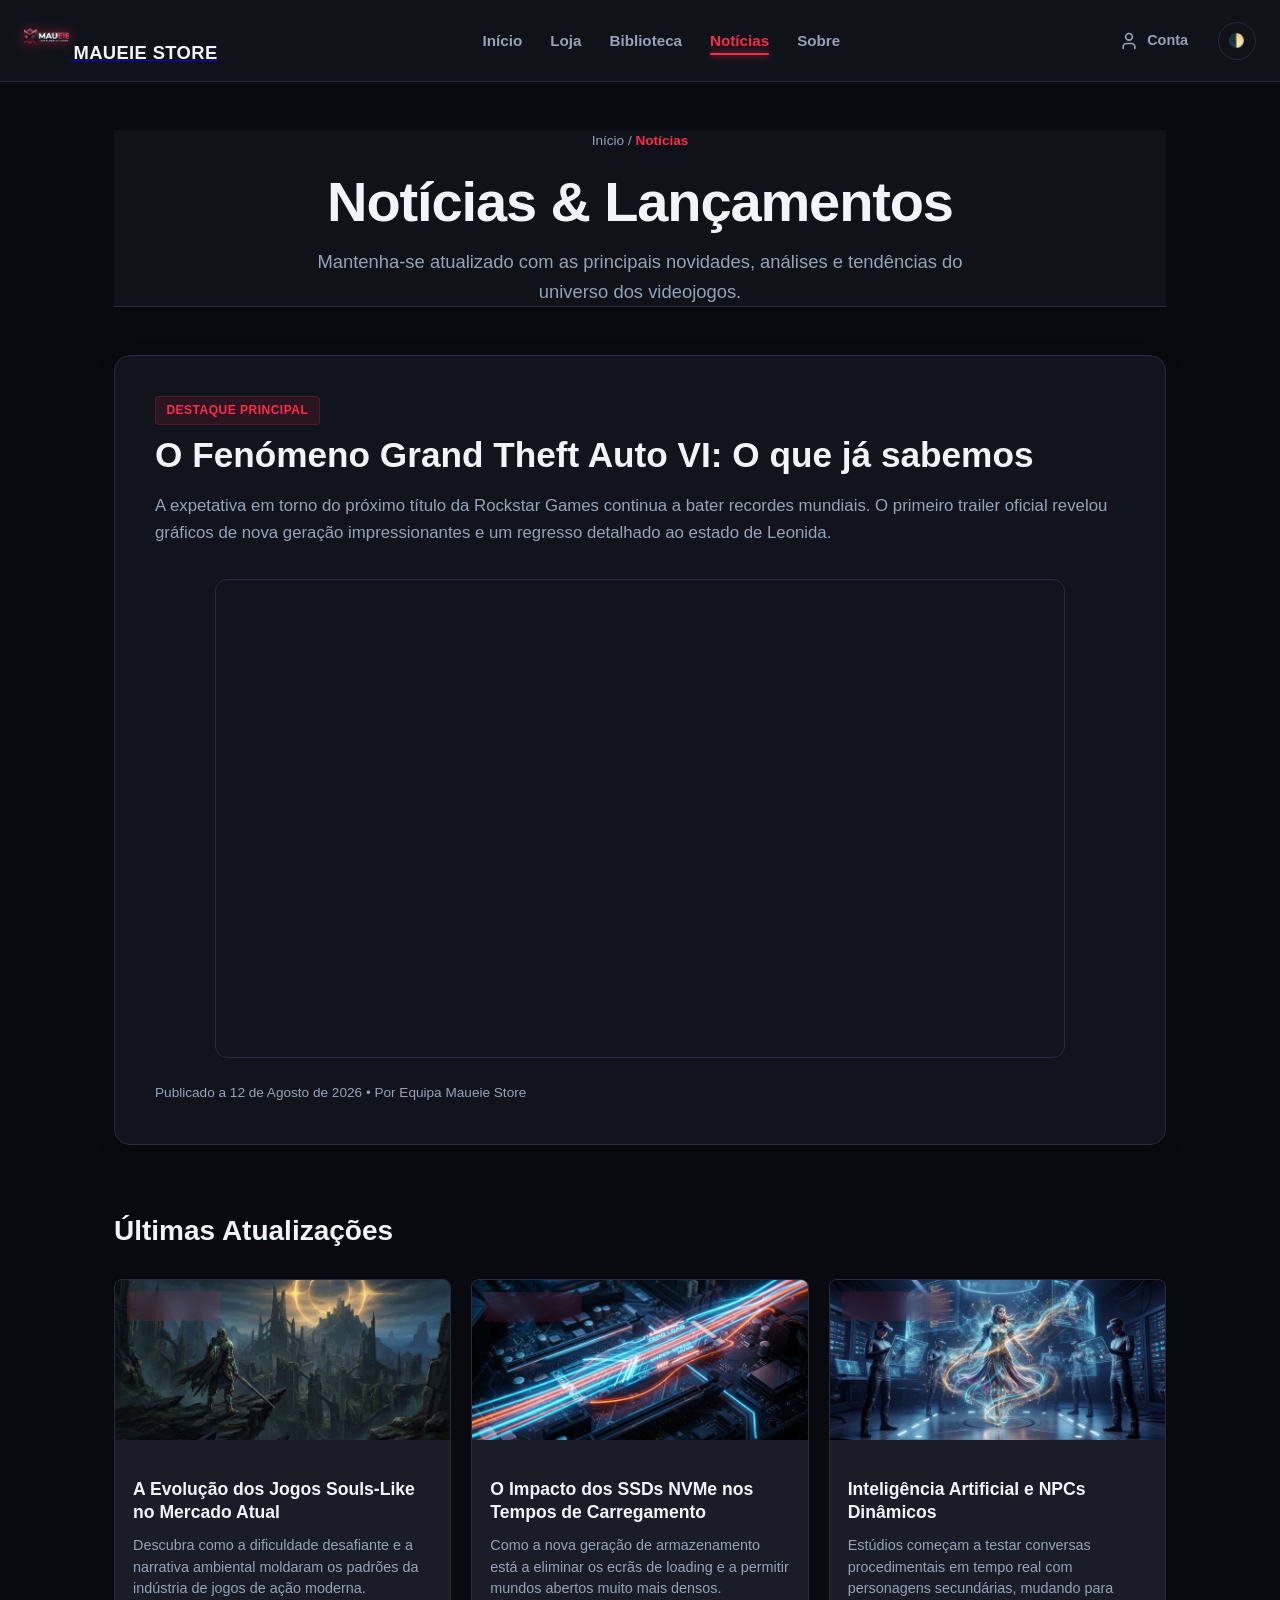
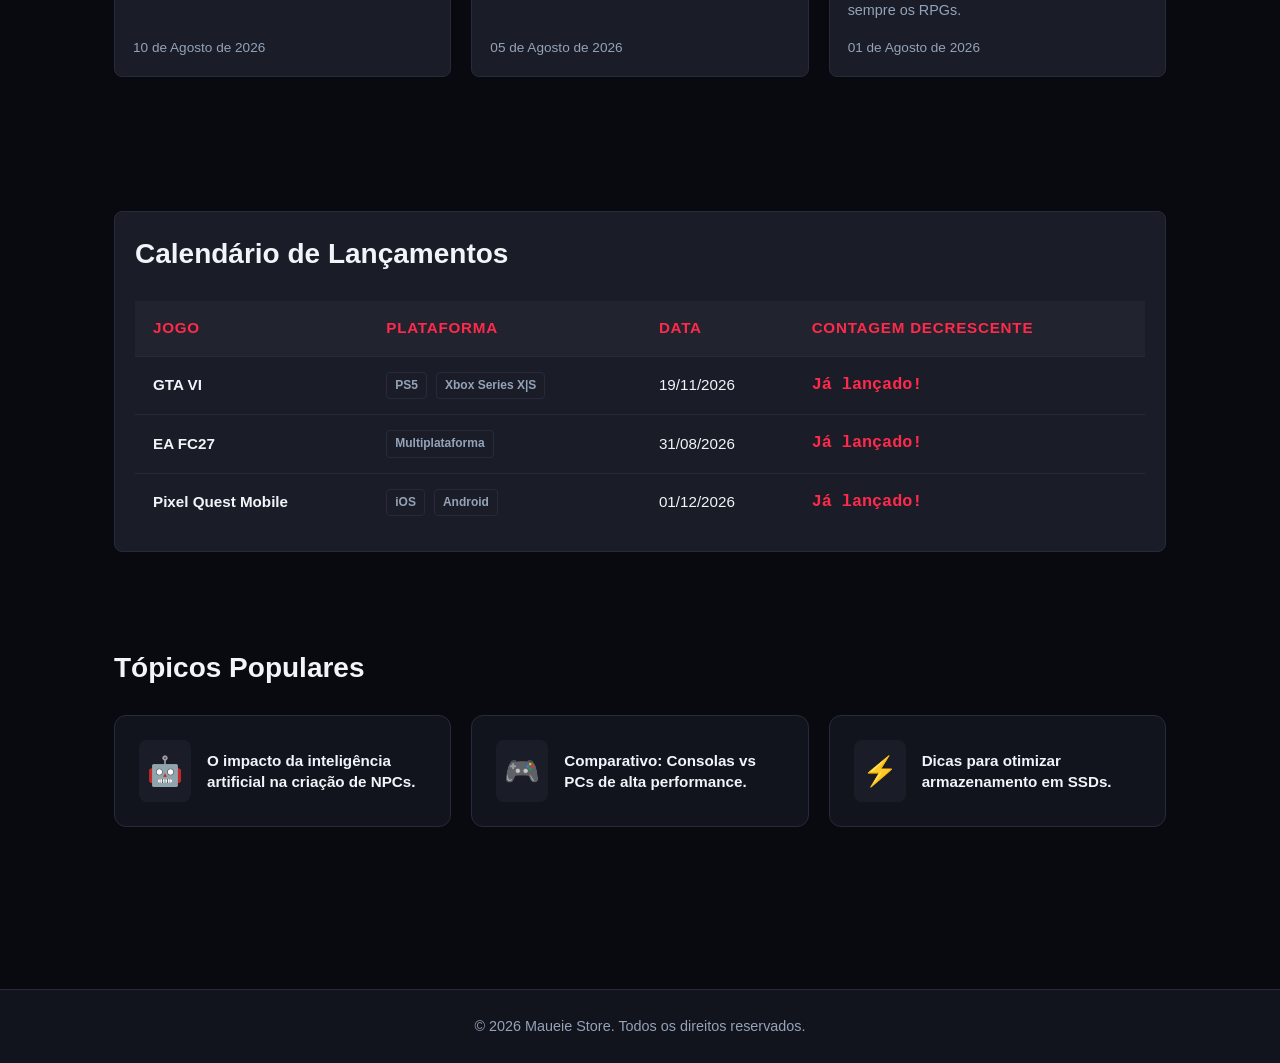
<file: noticias.html>
<!DOCTYPE html>
<html lang="pt-PT" data-theme="dark">

<head>
    <meta charset="UTF-8">
    <meta name="viewport" content="width=device-width, initial-scale=1.0">
    <meta name="description"
        content="Notícias e Lançamentos - Maueie Store. Mantenha-se a par de tudo o que acontece no mundo dos jogos.">
    <title>Notícias - Maueie Store</title>
    <link rel="icon" type="image/png" href="Imagens/iconMaueie.png">

    <!-- Ficheiros CSS -->
    <link rel="stylesheet" href="Style/style.css">
    <link rel="stylesheet" href="Style/noticiasStyle.css">
    <link rel="stylesheet" href="Style/styleCalendario.css">
</head>

<body>

    <header class="main-header">
        <nav class="navbar" aria-label="Navegação Principal">
            <!-- Identidade da Marca -->
            <div class="nav-logo">
                <a href="index.html" class="brand-link" aria-label="Página Inicial - Maueie Store">
                    <img src="Imagens/iconMaueie.png" alt="Logótipo da Maueie Store" width="45" height="45">
                    <span class="brand-title">Maueie Store</span>
                </a>
            </div>

            <!-- Navegação Principal (Centro) -->
            <ul class="nav-links">
                <li><a href="index.html">Início</a></li>
                <li><a href="loja.html">Loja</a></li>
                <li><a href="biblioteca.html">Biblioteca</a></li>
                <li><a href="noticias.html" aria-current="page">Notícias</a></li>
                <li><a href="sobre.html">Sobre</a></li>
            </ul>

            <!-- Ações e Perfil (Direita) -->
            <div class="nav-actions">
                <a href="conta.html" class="account-link" aria-label="Aceder à Minha Conta">
                    <svg xmlns="http://www.w3.org/2000/svg" width="20" height="20" viewBox="0 0 24 24" fill="none"
                        stroke="currentColor" stroke-width="2" stroke-linecap="round" stroke-linejoin="round"
                        aria-hidden="true">
                        <path d="M19 21v-2a4 4 0 0 0-4-4H9a4 4 0 0 0-4 4v2"></path>
                        <circle cx="12" cy="7" r="4"></circle>
                    </svg>
                    <span>Conta</span>
                </a>

                <button id="themeToggle" class="theme-btn" aria-label="Alternar entre modo claro e escuro">
                    <span aria-hidden="true">🌓</span>
                </button>
            </div>
        </nav>
    </header>

    <main class="noticias-container">
        <!-- Cabeçalho da Página devidamente aninhado dentro do MAIN -->
        <header class="noticias-header">
            <nav class="breadcrumb" aria-label="Navegação em migalhas">
                <a href="index.html">Início</a> / <span class="current">Notícias</span>
            </nav>
            <h1 class="noticias-title">Notícias & <span class="highlight-text">Lançamentos</span></h1>
            <p class="noticias-subtitle">Mantenha-se atualizado com as principais novidades, análises e tendências do universo dos videojogos.</p>
        </header>

        <!-- Notícia Principal em Destaque -->
        <section class="destaque-section">
            <div class="noticia-destaque-card">
                <span class="noticia-tag destaque-tag">Destaque Principal</span>
                <h2>O Fenómeno Grand Theft Auto VI: O que já sabemos</h2>
                <p class="destaque-descricao">A expetativa em torno do próximo título da Rockstar Games continua a bater recordes mundiais. O primeiro trailer oficial revelou gráficos de nova geração impressionantes e um regresso detalhado ao estado de Leonida.</p>

                <div class="video-wrapper">
                    <iframe width="100%" height="420" src="https://www.youtube.com/embed/QdBZY2fkU-0"
                        title="Grand Theft Auto VI Trailer 1" frameborder="0" allowfullscreen></iframe>
                </div>
                <div class="noticia-meta">Publicado a 12 de Agosto de 2026 • Por Equipa Maueie Store</div>
            </div>
        </section>

        <!-- Grelha de Notícias Secundárias -->
        <section class="noticias-seccao">
            <h2 class="seccao-titulo">Últimas Atualizações</h2>
            <div class="noticias-grid">

                <article class="noticia-card">
                    <div class="card-imagem-container">
                        <img src="Imagens/noticia1.jpg" alt="Elden Ring expansão" loading="lazy">
                        <span class="noticia-tag">Indústria</span>
                    </div>
                    <div class="noticia-card-conteudo">
                        <h4>A Evolução dos Jogos Souls-Like no Mercado Atual</h4>
                        <p>Descubra como a dificuldade desafiante e a narrativa ambiental moldaram os padrões da indústria de jogos de ação moderna.</p>
                        <div class="noticia-meta">10 de Agosto de 2026</div>
                    </div>
                </article>

                <article class="noticia-card">
                    <div class="card-imagem-container">
                        <img src="Imagens/noticia2.jpg" alt="Atualização de Hardware" loading="lazy">
                        <span class="noticia-tag">Hardware</span>
                    </div>
                    <div class="noticia-card-conteudo">
                        <h4>O Impacto dos SSDs NVMe nos Tempos de Carregamento</h4>
                        <p>Como a nova geração de armazenamento está a eliminar os ecrãs de loading e a permitir mundos abertos muito mais densos.</p>
                        <div class="noticia-meta">05 de Agosto de 2026</div>
                    </div>
                </article>

                <article class="noticia-card">
                    <div class="card-imagem-container">
                        <img src="Imagens/noticia3.jpg" alt="Inteligência Artificial" loading="lazy">
                        <span class="noticia-tag">Tecnologia</span>
                    </div>
                    <div class="noticia-card-conteudo">
                        <h4>Inteligência Artificial e NPCs Dinâmicos</h4>
                        <p>Estúdios começam a testar conversas procedimentais em tempo real com personagens secundárias, mudando para sempre os RPGs.</p>
                        <div class="noticia-meta">01 de Agosto de 2026</div>
                    </div>
                </article>

            </div>
        </section>

        <!-- Calendário de Lançamentos -->
        <section class="calendario-seccao">
            <div class="calendario-container">
                <h2 class="seccao-titulo">Calendário de Lançamentos</h2>
                <div class="tabela-responsive">
                    <table class="tabela-lancamentos">
                        <thead>
                            <tr>
                                <th>Jogo</th>
                                <th>Plataforma</th>
                                <th>Data</th>
                                <th>Contagem Decrescente</th>
                            </tr>
                        </thead>
                        <tbody>
                            <tr>
                                <td class="jogo-nome">GTA VI</td>
                                <td><span class="badge-plataforma">PS5</span> <span class="badge-plataforma">Xbox Series X|S</span></td>
                                <td>19/11/2026</td>
                                <td id="countdown-gta" class="countdown-celula">A calcular...</td>
                            </tr>
                            <tr>
                                <td class="jogo-nome">EA FC27</td>
                                <td><span class="badge-plataforma">Multiplataforma</span></td>
                                <td>31/08/2026</td>
                                <td id="countdown-ea" class="countdown-celula">A calcular...</td>
                            </tr>
                            <tr>
                                <td class="jogo-nome">Pixel Quest Mobile</td>
                                <td><span class="badge-plataforma">iOS</span> <span class="badge-plataforma">Android</span></td>
                                <td>01/12/2026</td>
                                <td id="countdown-pixel" class="countdown-celula">A calcular...</td>
                            </tr>
                        </tbody>
                    </table>
                </div>
            </div>
        </section>

        <!-- Tópicos Populares -->
        <section class="topicos-seccao">
            <h2 class="seccao-titulo">Tópicos Populares</h2>
            <div class="topicos-grid">
                <div class="topico-card">
                    <span class="topico-icone">🤖</span>
                    <p>O impacto da inteligência artificial na criação de NPCs.</p>
                </div>
                <div class="topico-card">
                    <span class="topico-icone">🎮</span>
                    <p>Comparativo: Consolas vs PCs de alta performance.</p>
                </div>
                <div class="topico-card">
                    <span class="topico-icone">⚡</span>
                    <p>Dicas para otimizar armazenamento em SSDs.</p>
                </div>
            </div>
        </section>
    </main>

    <footer>
        <p>&copy; 2026 Maueie Store. Todos os direitos reservados.</p>
    </footer>

    <script>
        // Alternância de Tema
        document.getElementById('themeToggle').addEventListener('click', () => {
            const html = document.documentElement;
            html.setAttribute('data-theme', html.getAttribute('data-theme') === 'dark' ? 'light' : 'dark');
        });

        // Contagem Decrescente
        const lancamentos = [
            { id: "countdown-gta", data: new Date("Nov 19, 2026 00:00:00").getTime() },
            { id: "countdown-ea", data: new Date("Aug 31, 2026 00:00:00").getTime() },
            { id: "countdown-pixel", data: new Date("Dec 01, 2026 00:00:00").getTime() }
        ];

        setInterval(() => {
            const agora = new Date().getTime();
            lancamentos.forEach(jogo => {
                const elemento = document.getElementById(jogo.id);
                if (elemento) {
                    const dist = jogo.data - agora;
                    if (dist < 0) {
                        elemento.innerHTML = "<b>Já lançado!</b>";
                        elemento.style.color = "var(--accent-red)";
                    } else {
                        const d = Math.floor(dist / (1000 * 60 * 60 * 24));
                        const h = Math.floor((dist % (1000 * 60 * 60 * 24)) / (1000 * 60 * 60));
                        elemento.innerHTML = `${d}d ${h}h`;
                    }
                }
            });
        }, 1000);
    </script>
</body>

</html>
</file>
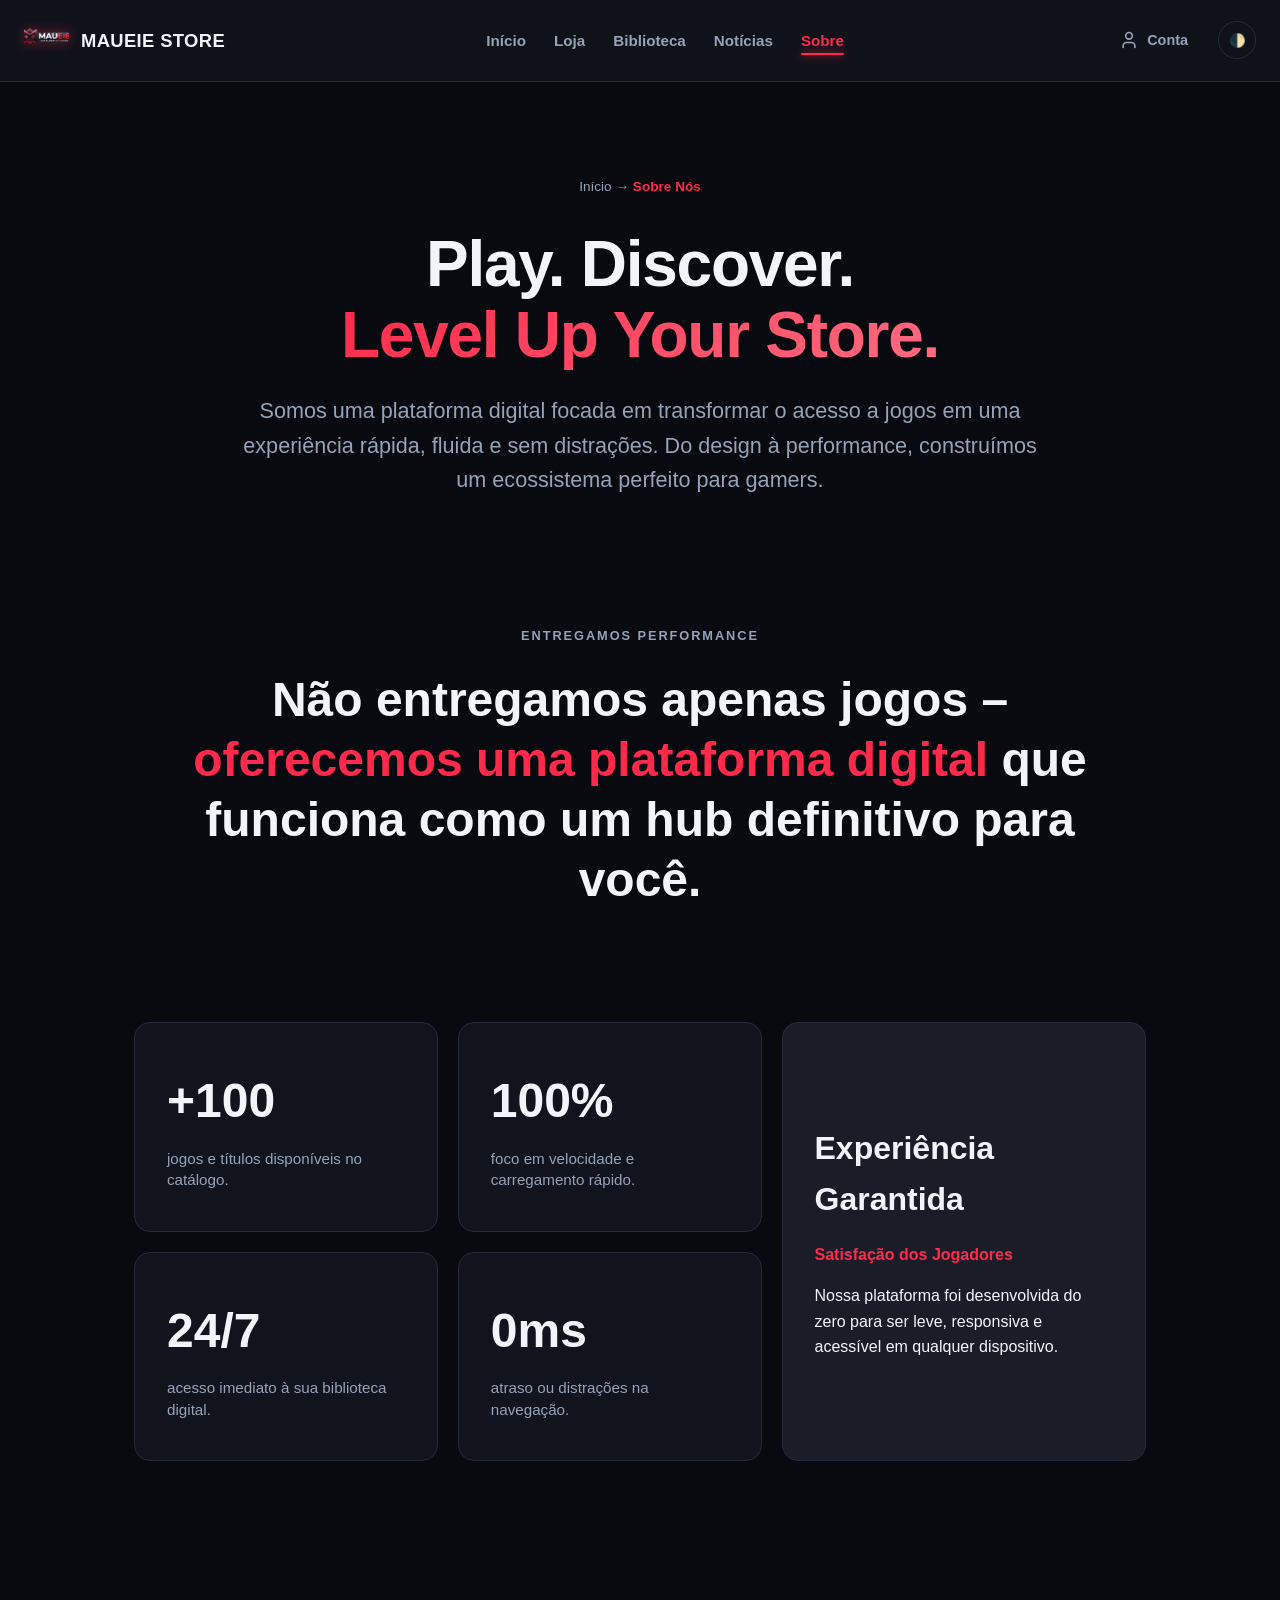
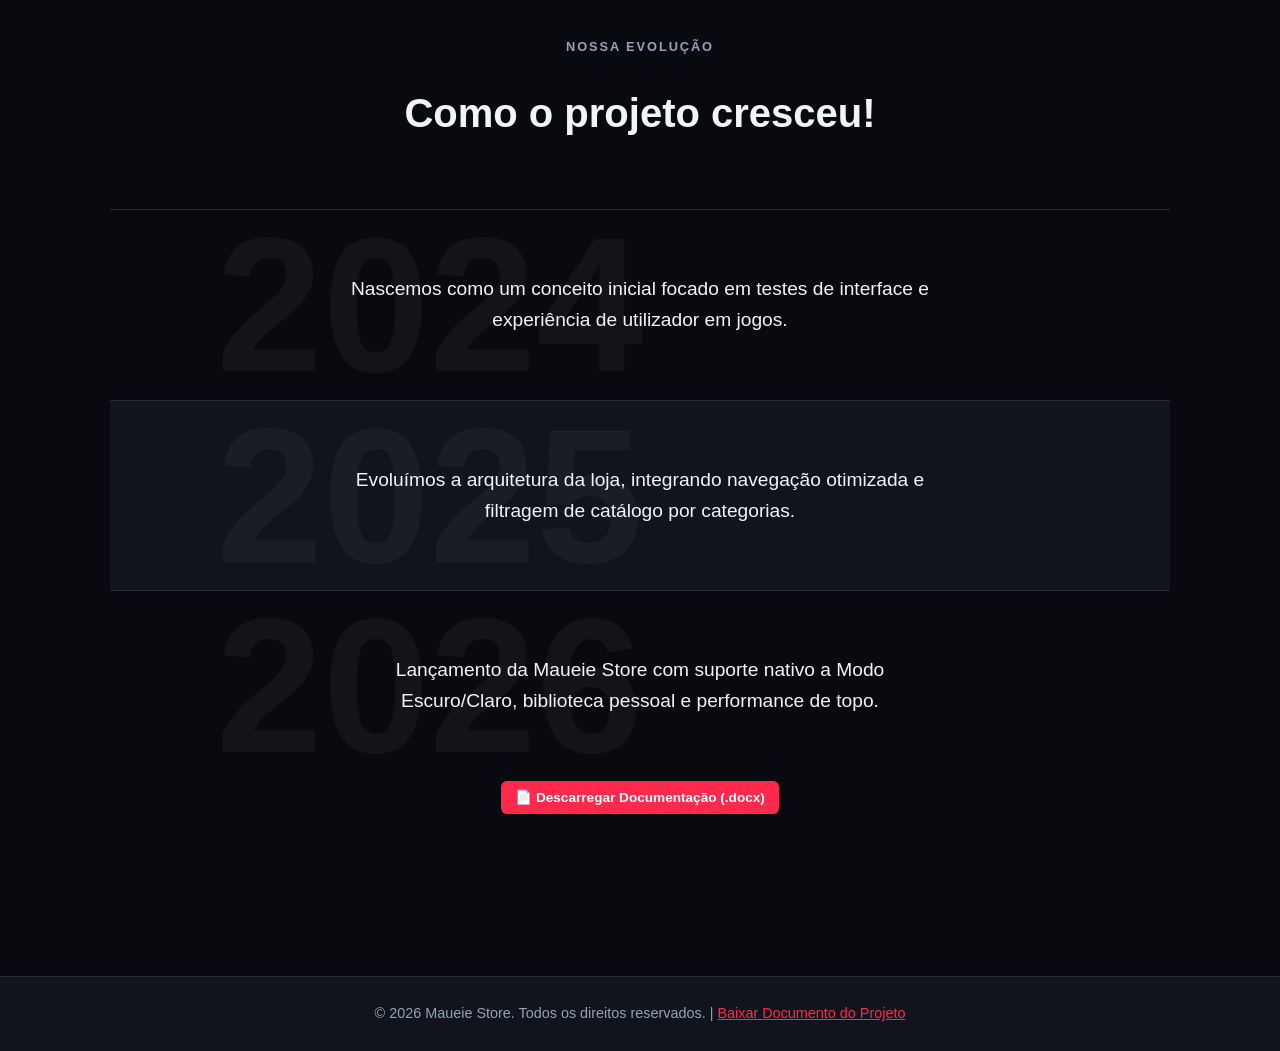
<file: sobre.html>
<!DOCTYPE html>
<html lang="pt-PT" data-theme="dark">

<head>
    <meta charset="UTF-8">
    <meta name="viewport" content="width=device-width, initial-scale=1.0">
    <meta name="description"
        content="Sobre - Maueie Store. Conheça a nossa história, missão e o conceito por trás da nossa plataforma de jogos.">
    <title>Sobre - Maueie Store</title>
    <link rel="icon" type="image/png" href="Imagens/iconMaueie.png">
    <link rel="stylesheet" href="Style/style.css">
    <link rel="stylesheet" href="Style/styleSobre.css">
</head>

<body>

    <header>
        <nav class="navbar" aria-label="Navegação Principal">
            <!-- Identidade da Marca -->
            <div class="nav-logo">
                <a href="index.html" aria-label="Página Inicial - Maueie Store">
                    <img src="Imagens/iconMaueie.png" alt="Logótipo da Maueie Store" width="45" height="45">
                </a>
                <span class="brand-title">Maueie Store</span>
            </div>

            <!-- Navegação Principal (Centro) -->
            <ul class="nav-links">
                <li><a href="index.html">Início</a></li>
                <li><a href="loja.html">Loja</a></li>
                <li><a href="biblioteca.html">Biblioteca</a></li>
                <li><a href="noticias.html">Notícias</a></li>
                <li><a href="sobre.html" aria-current="page">Sobre</a></li>
            </ul>

            <!-- Ações e Perfil (Direita) -->
            <div class="nav-actions">
                <a href="conta.html" class="account-link" aria-label="Aceder à Minha Conta">
                    <svg xmlns="http://www.w3.org/2000/svg" width="20" height="20" viewBox="0 0 24 24" fill="none"
                        stroke="currentColor" stroke-width="2" stroke-linecap="round" stroke-linejoin="round"
                        aria-hidden="true">
                        <path d="M19 21v-2a4 4 0 0 0-4-4H9a4 4 0 0 0-4 4v2"></path>
                        <circle cx="12" cy="7" r="4"></circle>
                    </svg>
                    <span>Conta</span>
                </a>

                <button id="themeToggle" class="theme-btn" aria-label="Alternar entre modo claro e escuro">🌓</button>
            </div>
        </nav>
    </header>

    <main class="about-page">
        <!-- SEÇÃO 1: Hero Principal -->

        <section class="hero-section">
            <div class="hero-top-bar">
                <nav class="breadcrumb" aria-label="Caminho de navegação">
                    <a href="index.html">Início</a> <span>&rarr;</span> <span class="current">Sobre Nós</span>
                </nav>
            </div>

            <h1 class="hero-title">
                Play. Discover.<br>
                <span class="highlight-text">Level Up Your Store.</span>
            </h1>

            <p class="hero-subtitle">
                Somos uma plataforma digital focada em transformar o acesso a jogos em uma
                experiência rápida, fluida e sem distrações. Do design à performance, construímos
                um ecossistema perfeito para gamers.
            </p>
        </section>

        <!-- SEÇÃO 2: Destaque de Propósito -->
        <section class="manifesto-section">
            <span class="section-tag">ENTREGAMOS PERFORMANCE</span>
            <h2 class="manifesto-title">
                Não entregamos apenas jogos – <span class="highlight-blue">oferecemos uma plataforma digital</span> que
                funciona como um hub definitivo para você.
            </h2>
        </section>

        <!-- SEÇÃO 3: Métricas e Números -->
        <section class="stats-section">
            <div class="stats-grid">
                <div class="stat-box">
                    <span class="stat-number">+100</span>
                    <p class="stat-desc">jogos e títulos disponíveis no catálogo.</p>
                </div>
                <div class="stat-box">
                    <span class="stat-number">100%</span>
                    <p class="stat-desc">foco em velocidade e carregamento rápido.</p>
                </div>
                <div class="stat-box highlight-box">
                    <h2>Experiência Garantida</h2>
                    <span class="stat-highlight">Satisfação dos Jogadores</span>
                    <p>Nossa plataforma foi desenvolvida do zero para ser leve, responsiva e acessível em qualquer
                        dispositivo.</p>
                </div>
                <div class="stat-box">
                    <span class="stat-number">24/7</span>
                    <p class="stat-desc">acesso imediato à sua biblioteca digital.</p>
                </div>
                <div class="stat-box">
                    <span class="stat-number">0ms</span>
                    <p class="stat-desc">atraso ou distrações na navegação.</p>
                </div>
            </div>
        </section>

        <!-- SEÇÃO 4: Linha do Tempo / Evolução -->
        <section class="timeline-section">
            <span class="section-tag">NOSSA EVOLUÇÃO</span>
            <h2 class="timeline-main-title">Como o projeto cresceu!</h2>

            <div class="timeline-list">
                <div class="timeline-item">
                    <span class="bg-year">2024</span>
                    <div class="timeline-content">
                        <p>Nascemos como um conceito inicial focado em testes de interface e experiência de utilizador
                            em jogos.</p>
                    </div>
                </div>

                <div class="timeline-item alt-bg">
                    <span class="bg-year">2025</span>
                    <div class="timeline-content">
                        <p>Evoluímos a arquitetura da loja, integrando navegação otimizada e filtragem de catálogo por
                            categorias.</p>
                    </div>
                </div>

                <div class="timeline-item">
                    <span class="bg-year">2026</span>
                    <div class="timeline-content">
                        <p>Lançamento da Maueie Store com suporte nativo a Modo Escuro/Claro, biblioteca pessoal e
                            performance de topo.</p>
                    </div>
                </div>
            </div>
            <div class="hero-top-bar">
                <a href="Documents/Sobre MAUEIE STORE.docx" download class="btn-download-doc">
                    📄 Descarregar Documentação (.docx)
                </a>
            </div>
        </section>
    </main>

    <footer>
        <p>&copy; 2026 Maueie Store. Todos os direitos reservados. |
            <a href="Documents/Sobre Site Maueie Store.docx" download class="footer-doc-link">Baixar Documento do
                Projeto</a>
        </p>
    </footer>

    <script>
        // Alternância de Tema Claro/Escuro
        const themeToggle = document.getElementById('themeToggle');
        const htmlElement = document.documentElement;

        themeToggle.addEventListener('click', () => {
            const currentTheme = htmlElement.getAttribute('data-theme');
            const newTheme = currentTheme === 'dark' ? 'light' : 'dark';
            htmlElement.setAttribute('data-theme', newTheme);
        });
    </script>
</body>

</html>
</file>
<file: Style/style.css>
/* =================================================================
   1. VARIÁVEIS DE TEMA (ALINHADAS COM A MARCA MAUEIE)
   ================================================================ */
:root {
    --bg-main: #090a0f;
    --bg-card: #12141d;
    --bg-element: #1a1d28;
    --bg-header: rgba(18, 20, 29, 0.85); /* CORRIGIDO: Variável declarada com opacidade para blur */
    --text-main: #f1f5f9;
    --text-muted: #94a3b8;
    --border-color: #262a3b;
    --accent-red: #ff2a4b;
    --accent-red-hover: #ff526d;
    --accent-blue: #3b82f6; /* CORRIGIDO: Cor azul distinta mantida */
    --accent-green: #4ade80;
}

[data-theme="light"] {
    --bg-main: #f8fafc;
    --bg-card: #ffffff;
    --bg-element: #f1f5f9;
    --bg-header: rgba(255, 255, 255, 0.85); /* CORRIGIDO: Suporte ao modo claro */
    --text-main: #0f172a;
    --text-muted: #64748b;
    --border-color: #e2e8f0;
    --accent-red: #e11d48;
    --accent-red-hover: #be123c;
    --accent-blue: #2563eb;
    --accent-green: #10b981;
}

/* =================================================================
   2. ESTILOS GLOBAIS E RESET
   ================================================================ */
*, 
*::before, 
*::after {
    box-sizing: border-box;
    margin: 0;
    padding: 0;
}

body {
    font-family: -apple-system, BlinkMacSystemFont, "Segoe UI", Roboto, Helvetica, Arial, sans-serif;
    background-color: var(--bg-main);
    color: var(--text-main);
    line-height: 1.6;
    overflow-x: hidden; /* Previne scroll horizontal acidental */
    transition: background-color 0.3s ease, color 0.3s ease;
}

main {
    max-width: 1100px;
    margin: 30px auto;
    padding: 0 20px;
}

.sr-only {
    position: absolute;
    width: 1px;
    height: 1px;
    padding: 0;
    margin: -1px;
    overflow: hidden;
    clip: rect(0, 0, 0, 0);
    border: 0;
}

/* =================================================================
   3. CABEÇALHO E NAVEGAÇÃO (NAVBAR)
   ================================================================ */
header {
    background-color: var(--bg-header);
    backdrop-filter: blur(12px);
    -webkit-backdrop-filter: blur(12px);
    border-bottom: 1px solid var(--border-color);
    position: sticky;
    top: 0;
    z-index: 1000;
    transition: background-color 0.3s ease, border-color 0.3s ease;
}

.navbar {
    max-width: 1280px;
    margin: 0 auto;
    display: flex;
    align-items: center;
    justify-content: space-between;
    padding: 0.875rem 1.5rem;
}

.nav-logo {
    display: flex;
    align-items: center;
    gap: 0.75rem;
    text-decoration: none;
}

.nav-logo img {
    border-radius: 6px;
    object-fit: cover;
    filter: drop-shadow(0 0 6px rgba(255, 42, 75, 0.4));
}

.brand-title {
    font-size: 1.15rem;
    font-weight: 800;
    letter-spacing: 0.02em;
    color: var(--text-main);
    text-transform: uppercase;
    transition: color 0.3s ease;
}

.nav-links {
    display: flex;
    list-style: none;
    gap: 1.75rem;
    align-items: center;
    margin: 0;
    padding: 0;
}

.nav-links a {
    color: var(--text-muted);
    text-decoration: none;
    font-weight: 600;
    font-size: 0.95rem;
    position: relative;
    padding: 0.25rem 0;
    transition: color 0.2s ease;
}

.nav-links a::after {
    content: '';
    position: absolute;
    bottom: -2px;
    left: 0;
    width: 0;
    height: 2px;
    background-color: var(--accent-red);
    box-shadow: 0 0 8px var(--accent-red);
    transition: width 0.2s ease;
    border-radius: 2px;
}

.nav-links a:hover {
    color: var(--text-main);
}

.nav-links a:hover::after,
.nav-links a[aria-current="page"]::after {
    width: 100%;
}

.nav-links a[aria-current="page"] {
    color: var(--accent-red);
    font-weight: 700;
}

.nav-actions {
    display: flex;
    align-items: center;
    gap: 1rem;
}

.account-link,
.user-btn {
    display: flex;
    align-items: center;
    gap: 0.5rem;
    color: var(--text-muted);
    text-decoration: none;
    font-size: 0.9rem;
    font-weight: 600;
    padding: 0.5rem 0.875rem;
    border-radius: 8px;
    transition: all 0.2s ease;
}

.account-link:hover,
.user-btn:hover {
    color: var(--text-main);
    background-color: var(--bg-element);
}

.theme-btn {
    background: transparent;
    border: 1px solid var(--border-color);
    color: var(--text-main);
    width: 38px;
    height: 38px;
    border-radius: 50%;
    display: flex;
    align-items: center;
    justify-content: center;
    cursor: pointer;
    transition: all 0.2s ease;
}

.theme-btn:hover {
    background-color: var(--bg-element);
    border-color: var(--accent-red);
    box-shadow: 0 0 10px rgba(255, 42, 75, 0.2);
    transform: scale(1.05);
}

/* Botão do Menu Hambúrguer (Mobile) */
.menu-mobile-btn {
    display: none;
    background: transparent;
    border: none;
    color: var(--text-main);
    font-size: 1.5rem;
    cursor: pointer;
}

/* =================================================================
   4. CARROSSEL IMERSIVO (ESTILO STEAM)
   ================================================================ */
.steam-carousel-section {
    max-width: 1100px;
    margin: 20px auto;
    padding: 25px;
    background: linear-gradient(135deg, var(--bg-card) 0%, var(--bg-element) 100%);
    border-radius: 12px;
    border: 1px solid var(--border-color);
    box-shadow: 0 12px 30px rgba(0, 0, 0, 0.4);
}

.section-title {
    font-size: 1.5rem;
    margin-bottom: 15px;
    color: var(--text-main);
}

.steam-carousel {
    position: relative;
    display: flex;
    align-items: center;
    margin-top: 15px;
}

.steam-slide-container {
    width: 100%;
    overflow: hidden;
    position: relative;
    border-radius: 8px;
    background-color: var(--bg-main);
    border: 1px solid var(--border-color);
}

.steam-slide {
    display: none;
    grid-template-columns: 2fr 1fr;
    background-color: var(--bg-main);
    animation: fadeIn 0.4s ease-in-out;
}

.steam-slide.ativo {
    display: grid;
}

.slide-artwork img {
    width: 100%;
    height: 380px;
    object-fit: cover;
    display: block;
}

.slide-info {
    padding: 30px;
    display: flex;
    flex-direction: column;
    justify-content: space-between;
    background: var(--bg-card);
}

.slide-info h2 {
    font-size: 1.8rem;
    color: var(--text-main);
    margin-bottom: 10px;
}

.slide-tags {
    display: flex;
    gap: 8px;
    margin-bottom: 15px;
    flex-wrap: wrap;
}

.tag {
    background-color: var(--bg-element);
    color: var(--accent-blue);
    font-size: 0.8rem;
    padding: 4px 10px;
    border-radius: 4px;
    border: 1px solid var(--border-color);
    font-weight: 600;
}

.slide-desc {
    color: var(--text-muted);
    font-size: 0.95rem;
    margin-bottom: 20px;
    line-height: 1.5;
}

.slide-footer {
    display: flex;
    align-items: center;
    justify-content: space-between;
    margin-top: auto;
}

.slide-price {
    font-size: 1.4rem;
    font-weight: 700;
    color: var(--accent-green);
}

.steam-btn-comprar {
    background-color: var(--accent-red);
    color: #ffffff;
    padding: 10px 20px;
    border-radius: 6px;
    text-decoration: none;
    font-weight: 600;
    border: none;
    cursor: pointer;
    min-height: 44px;
    display: inline-flex;
    align-items: center;
    justify-content: center;
    transition: background-color 0.2s, opacity 0.2s;
}

.steam-btn-comprar:hover {
    background-color: var(--accent-red-hover);
}

.steam-carousel-btn {
    background-color: var(--bg-card);
    color: var(--text-main);
    border: 1px solid var(--border-color);
    font-size: 1.25rem;
    cursor: pointer;
    width: 42px;
    height: 42px;
    z-index: 10;
    position: absolute;
    top: 50%;
    transform: translateY(-50%);
    transition: all 0.2s ease;
    border-radius: 50%;
    display: flex;
    align-items: center;
    justify-content: center;
}

.steam-carousel-btn.prev {
    left: 10px; /* CORRIGIDO: Mantido dentro dos limites do container */
}

.steam-carousel-btn.next {
    right: 10px; /* CORRIGIDO: Mantido dentro dos limites do container */
}

.steam-carousel-btn:hover {
    background-color: var(--accent-red);
    border-color: var(--accent-red);
    color: #fff;
}

.steam-dots {
    display: flex;
    justify-content: center;
    gap: 8px;
    margin-top: 15px;
}

.dot {
    width: 12px;
    height: 12px;
    border-radius: 50%;
    border: none;
    background-color: var(--border-color);
    cursor: pointer;
    transition: background-color 0.3s ease;
}

.dot.ativo {
    background-color: var(--accent-red);
}

/* =================================================================
   5. GRELHA DE PRODUTOS E CARDS
   ================================================================ */
.catalogo-grid {
    display: grid;
    grid-template-columns: repeat(auto-fill, minmax(280px, 1fr));
    gap: 20px;
    margin-top: 15px;
}

.jogo-card {
    background-color: var(--bg-card);
    border: 1px solid var(--border-color);
    border-radius: 8px;
    overflow: hidden;
    display: flex;
    flex-direction: column;
    transition: transform 0.3s ease, border-color 0.3s ease;
}

.jogo-card:hover {
    transform: translateY(-4px);
    border-color: var(--accent-blue);
}

.jogo-card img {
    width: 100%;
    height: 180px;
    object-fit: cover;
}

.jogo-info {
    padding: 20px;
    display: flex;
    flex-direction: column;
    flex-grow: 1;
    justify-content: space-between;
}

.jogo-info h3 {
    font-size: 1.2rem;
    color: var(--text-main);
    margin-bottom: 10px;
}

.jogo-footer {
    display: flex;
    align-items: center;
    justify-content: space-between;
    margin-top: 15px;
}

/* =================================================================
   6. FILTROS E PESQUISA DA LOJA
   ================================================================ */
.loja-container {
    max-width: 1100px;
    margin: 20px auto;
}

.loja-controles {
    display: flex;
    flex-direction: column;
    gap: 15px;
    margin: 20px 0 30px 0;
}

.pesquisa-box input {
    width: 100%;
    padding: 12px 18px;
    background-color: var(--bg-card);
    border: 1px solid var(--border-color);
    color: var(--text-main);
    border-radius: 8px;
    font-size: 1rem; /* EVITA AUTO-ZOOM NO MOBILE */
    outline: none;
    transition: border-color 0.3s ease;
    appearance: none;
    -webkit-appearance: none;
}

.pesquisa-box input:focus {
    border-color: var(--accent-blue);
}

.filtros-genero {
    display: flex;
    gap: 10px;
    flex-wrap: wrap;
}

.filtro-btn {
    background-color: var(--bg-card);
    border: 1px solid var(--border-color);
    color: var(--text-muted);
    padding: 8px 16px;
    border-radius: 6px;
    cursor: pointer;
    font-weight: 600;
    transition: all 0.2s ease;
    min-height: 40px;
}

.filtro-btn:hover,
.filtro-btn.ativo {
    background-color: var(--accent-blue);
    color: #ffffff;
    border-color: var(--accent-blue);
}

/* =================================================================
   7. CATEGORIAS RÁPIDAS
   ================================================================ */
.categorias-rapidas {
    max-width: 1100px;
    margin: 40px auto;
}

.cat-grid {
    display: grid;
    grid-template-columns: repeat(auto-fit, minmax(200px, 1fr));
    gap: 15px;
    margin-top: 15px;
}

.cat-card {
    background-color: var(--bg-card);
    border: 1px solid var(--border-color);
    padding: 25px;
    text-align: center;
    border-radius: 8px;
    text-decoration: none;
    color: var(--text-main);
    font-weight: 700;
    font-size: 1.1rem;
    transition: transform 0.3s ease, border-color 0.3s ease;
}

.cat-card:hover {
    transform: translateY(-4px);
    border-color: var(--accent-red);
}

/* =================================================================
   8. RODAPÉ (FOOTER)
   ================================================================ */
footer {
    text-align: center;
    padding: 25px;
    background-color: var(--bg-card);
    border-top: 1px solid var(--border-color);
    color: var(--text-muted);
    margin-top: 50px;
    font-size: 0.9rem;
}

/* =================================================================
   9. ANIMAÇÕES E MEDIA QUERIES
   ================================================================ */
@keyframes fadeIn {
    from {
        opacity: 0.4;
    }
    to {
        opacity: 1;
    }
}

@media (max-width: 768px) {
    main {
        padding: 0 15px;
        margin: 15px auto;
    }

    /* Menu de Navegação Responsivo */
    .menu-mobile-btn {
        display: block;
    }

    .nav-links {
        display: none; /* Ativado via classe .ativo pelo JS no mobile */
        position: absolute;
        top: 100%;
        left: 0;
        width: 100%;
        background-color: var(--bg-card);
        flex-direction: column;
        padding: 20px;
        border-bottom: 1px solid var(--border-color);
        gap: 1rem;
    }

    .nav-links.ativo {
        display: flex;
    }

    /* Ajustes no Carrossel */
    .steam-carousel-section {
        padding: 15px;
    }

    .steam-slide {
        grid-template-columns: 1fr;
    }

    .slide-artwork img {
        height: 200px;
    }

    .slide-info {
        padding: 15px;
    }

    .slide-info h2 {
        font-size: 1.4rem;
    }

    .steam-carousel-btn {
        display: none; /* No mobile, o scroll/swipe tátil substitui as setas */
    }

    .catalogo-grid {
        grid-template-columns: repeat(auto-fill, minmax(240px, 1fr));
    }
}
</file>
<file: Style/bibliotecaStyle.css>
/* Estilos específicos da página da Biblioteca */
        .biblioteca-grid {
            display: grid;
            grid-template-columns: repeat(auto-fill, minmax(250px, 1fr));
            gap: 20px;
            margin-top: 20px;
        }

        .bib-card {
            background-color: var(--bg-element);
            border: 1px solid var(--border-color);
            border-radius: 8px;
            padding: 15px;
            text-align: center;
            display: flex;
            flex-direction: column;
            justify-content: space-between;
            transition: transform 0.3s, border-color 0.3s;
        }

        .bib-card:hover {
            transform: translateY(-5px);
            border-color: var(--accent-red);
        }

        .bib-card img {
            width: 100%;
            height: 300px;
            object-fit: cover;
            border-radius: 6px;
            margin-bottom: 12px;
        }

        .jogar-btn {
            background-color: #238636;
            color: #ffffff;
            border: none;
            padding: 10px;
            border-radius: 6px;
            cursor: pointer;
            font-weight: 600;
            width: 100%;
            margin-top: 10px;
            transition: opacity 0.2s;
        }

        .jogar-btn:hover {
            opacity: 0.9;
        }

        .aviso-vazio {
            text-align: center;
            padding: 40px;
            background-color: var(--bg-element);
            border-radius: 8px;
            border: 1px solid var(--border-color);
        }
</file>
<file: Style/styleconta.css>
/* Estilos específicos da página de Conta */
        .auth-container {
            max-width: 450px;
            margin: 0 auto;
            background-color: var(--bg-element);
            padding: 30px;
            border-radius: 8px;
            border: 1px solid var(--border-color);
        }

        .form-grupo {
            margin-bottom: 20px;
        }

        .form-grupo label {
            display: block;
            margin-bottom: 8px;
            font-weight: 600;
            color: var(--text-main);
        }

        .form-grupo input {
            width: 100%;
            padding: 12px;
            background-color: var(--bg-main);
            border: 1px solid var(--border-color);
            color: var(--text-main);
            border-radius: 6px;
            font-size: 1rem;
            transition: border-color 0.3s;
        }

        .form-grupo input:focus {
            outline: none;
            border-color: var(--accent-red);
        }

        .auth-btn {
            background-color: var(--accent-red);
            color: #ffffff;
            border: none;
            padding: 12px;
            border-radius: 6px;
            cursor: pointer;
            font-weight: 600;
            font-size: 1rem;
            width: 100%;
            transition: opacity 0.2s;
        }

        .auth-btn:hover {
            opacity: 0.9;
        }

        .toggle-auth {
            text-align: center;
            margin-top: 15px;
            font-size: 0.95rem;
            color: var(--text-muted);
        }

        .toggle-auth a {
            color: var(--accent-blue);
            cursor: pointer;
            text-decoration: underline;
        }

        .painel-utilizador {
            display: none;
        }

        .sair-btn {
            background-color: #d73a49;
            color: #ffffff;
            border: none;
            padding: 10px 20px;
            border-radius: 6px;
            cursor: pointer;
            font-weight: 600;
            margin-top: 15px;
        }

        .erro-msg {
            color: #ff4757;
            font-size: 0.85rem;
            margin-top: 5px;
            display: none;
        }
</file>
<file: Style/styleContacto.css>
/* Estilos específicos da página de contacto */
        .contacto-wrapper {
            display: grid;
            grid-template-columns: 1fr 1fr;
            gap: 30px;
        }

        .contacto-info {
            background-color: var(--bg-element);
            padding: 25px;
            border-radius: 8px;
            border: 1px solid var(--border-color);
        }

        .form-grupo {
            margin-bottom: 20px;
        }

        .form-grupo label {
            display: block;
            margin-bottom: 8px;
            font-weight: 600;
            color: var(--text-main);
        }

        .form-grupo input,
        .form-grupo textarea {
            width: 100%;
            padding: 12px;
            background-color: var(--bg-element);
            border: 1px solid var(--border-color);
            color: var(--text-main);
            border-radius: 6px;
            font-size: 1rem;
            transition: border-color 0.3s;
        }

        .form-grupo input:focus,
        .form-grupo textarea:focus {
            outline: none;
            border-color: var(--accent-red);
        }

        .enviar-btn {
            background-color: var(--accent-red);
            color: #ffffff;
            border: none;
            padding: 12px 20px;
            border-radius: 6px;
            cursor: pointer;
            font-weight: 600;
            font-size: 1rem;
            width: 100%;
            transition: opacity 0.2s;
        }

        .enviar-btn:hover {
            opacity: 0.9;
        }

        .mensagem-sucesso {
            display: none;
            background-color: #238636;
            color: #ffffff;
            padding: 15px;
            border-radius: 6px;
            margin-top: 15px;
            text-align: center;
            font-weight: 600;
        }

        @media (max-width: 768px) {
            .contacto-wrapper {
                grid-template-columns: 1fr;
            }
        }
</file>
<file: Style/lojaStyle.css>
/* =================================================================
   ESTILOS ESPECÍFICOS DA PÁGINA LOJA (MAUEIE STORE)
   ================================================================ */

/* --- Cabeçalho e Títulos da Loja --- */
.loja-seccao h2,
.loja-titulo {
    font-size: 1.85rem;
    font-weight: 800;
    color: var(--text-main);
    margin-bottom: 0.5rem;
}

.loja-subtitulo,
.loja-seccao p {
    color: var(--text-muted);
    font-size: 0.95rem;
    margin-bottom: 1.75rem;
}

/* --- Controlo e Filtros (Header da Loja) --- */
.loja-header-controls {
    display: flex;
    flex-direction: column;
    gap: 1rem;
    margin-bottom: 2.5rem;
}

@media (min-width: 768px) {
    .loja-header-controls {
        flex-direction: row;
        justify-content: space-between;
        align-items: center;
    }
}

.pesquisa-container {
    flex: 1;
    max-width: 400px;
}

.pesquisa-input {
    width: 100%;
    background-color: var(--bg-element);
    color: var(--text-main);
    border: 1px solid var(--border-color);
    padding: 0.625rem 1rem;
    border-radius: 6px;
    font-size: 0.95rem;
    outline: none;
    transition: border-color 0.2s ease, box-shadow 0.2s ease;
}

.pesquisa-input:focus {
    border-color: var(--accent-red);
    box-shadow: 0 0 8px rgba(255, 42, 75, 0.3);
}

.filtros-container {
    display: flex;
    gap: 0.625rem;
    flex-wrap: wrap;
}

.filtro-btn {
    background-color: var(--bg-element);
    color: var(--text-main);
    border: 1px solid var(--border-color);
    padding: 0.5rem 1rem;
    border-radius: 6px;
    cursor: pointer;
    font-weight: 600;
    font-size: 0.875rem;
    transition: all 0.2s ease;
}

.filtro-btn:hover, 
.filtro-btn.ativo {
    background-color: var(--accent-red);
    color: #ffffff;
    border-color: var(--accent-red);
    box-shadow: 0 0 10px rgba(255, 42, 75, 0.3);
}

/* --- Grelha e Cartões de Produtos --- */
.loja-grid {
    display: grid;
    grid-template-columns: repeat(auto-fill, minmax(220px, 1fr));
    gap: 1.25rem;
}

.loja-card {
    background-color: var(--bg-card);
    border: 1px solid var(--border-color);
    border-radius: 8px;
    padding: 1rem;
    text-align: center;
    display: flex;
    flex-direction: column;
    justify-content: space-between;
    transition: transform 0.2s ease, border-color 0.2s ease, box-shadow 0.2s ease;
}

.loja-card:hover {
    transform: translateY(-4px);
    border-color: var(--accent-red);
    box-shadow: 0 6px 16px rgba(0, 0, 0, 0.4);
}

.loja-card img {
    width: 100%;
    height: 260px;
    object-fit: cover;
    border-radius: 6px;
    margin-bottom: 0.75rem;
}

.loja-card h3 {
    font-size: 1rem;
    font-weight: 700;
    color: var(--text-main);
    margin-bottom: 0.5rem;
}

.preco {
    font-weight: 800;
    color: var(--accent-red);
    margin: 0.5rem 0 1rem;
    font-size: 1.15rem;
}

.comprar-btn {
    background-color: var(--accent-red);
    color: #ffffff;
    border: none;
    padding: 0.625rem;
    border-radius: 6px;
    cursor: pointer;
    font-weight: 700;
    width: 100%;
    transition: background-color 0.2s ease, box-shadow 0.2s ease;
}

.comprar-btn:hover {
    background-color: var(--accent-red-hover, #ff526d);
    box-shadow: 0 0 12px rgba(255, 42, 75, 0.4);
}

/* --- Modal de Pagamento --- */
.modal-overlay {
    position: fixed;
    top: 0;
    left: 0;
    width: 100%;
    height: 100%;
    background-color: rgba(0, 0, 0, 0.75);
    backdrop-filter: blur(4px);
    -webkit-backdrop-filter: blur(4px);
    display: flex;
    justify-content: center;
    align-items: center;
    z-index: 2000;
}

.modal-content {
    background-color: var(--bg-card);
    color: var(--text-main);
    border: 1px solid var(--border-color);
    padding: 2rem;
    border-radius: 12px;
    width: 90%;
    max-width: 450px;
    position: relative;
    box-shadow: 0 10px 25px rgba(0, 0, 0, 0.5), 0 0 15px rgba(255, 42, 75, 0.15);
}

.modal-fechar {
    position: absolute;
    top: 1rem;
    right: 1.25rem;
    background: transparent;
    border: none;
    font-size: 1.5rem;
    color: var(--text-muted);
    cursor: pointer;
    transition: color 0.2s ease;
}

.modal-fechar:hover {
    color: var(--accent-red);
}

.form-group {
    margin-bottom: 1.25rem;
}

.form-group label {
    display: block;
    margin-bottom: 0.375rem;
    font-size: 0.875rem;
    font-weight: 600;
    color: var(--text-muted);
}

.form-input {
    width: 100%;
    padding: 0.625rem;
    border-radius: 6px;
    border: 1px solid var(--border-color);
    background-color: var(--bg-element);
    color: var(--text-main);
    font-size: 0.95rem;
    outline: none;
    transition: border-color 0.2s ease;
}

.form-input:focus {
    border-color: var(--accent-red);
}
/* =================================================================
   AJUSTE DE ESPAÇAMENTO VERTICAL DA SECÇÃO LOJA
   ================================================================ */

/* Título principal da página */
.loja-seccao h2,
.loja-titulo {
    font-size: 1.85rem;
    font-weight: 800;
    color: var(--text-main);
    margin-bottom: 0.5rem; /* Separar do texto descritivo */
}

/* Subtítulo / Texto descritivo */
.loja-subtitulo,
.loja-seccao p {
    color: var(--text-muted);
    font-size: 0.95rem;
    margin-bottom: 1.75rem; /* Gap respirável antes dos filtros */
}

/* Contentor de Filtros e Pesquisa */
.loja-header-controls {
    display: flex;
    flex-direction: column;
    gap: 1rem;
    margin-bottom: 2.5rem; /* Gap amplo e limpo antes da grelha de jogos */
}

@media (min-width: 768px) {
    .loja-header-controls {
        flex-direction: row;
        justify-content: space-between;
        align-items: center;
    }
}
</file>
<file: Style/noticiasStyle.css>
/* =================================================================
   ESTILOS ESPECÍFICOS DA PÁGINA NOTÍCIAS (MAUEIE STORE)
   ================================================================ */

.noticias-container {
    max-width: 1100px;
    margin: 0 auto;
    padding: 2rem 1.5rem 5rem;
    color: var(--text-main);
    display: flex;
    flex-direction: column;
}

/* --- Cabeçalho da Página (Correção do Posicionamento) --- */
.noticias-header {
    text-align: center;
    margin-top: 1rem;
    margin-bottom: 3rem;
    position: relative;
    z-index: 2;
    width: 100%;
}

.noticias-header .breadcrumb {
    font-size: 0.85rem;
    color: var(--text-muted);
    margin-bottom: 1rem;
}

.noticias-header .breadcrumb a {
    color: var(--text-muted);
    text-decoration: none;
    transition: color 0.2s ease;
}

.noticias-header .breadcrumb a:hover {
    color: var(--text-main);
}

.noticias-header .breadcrumb .current {
    color: var(--accent-red);
    font-weight: 600;
}

.noticias-title {
    font-size: clamp(2.2rem, 4.5vw, 3.5rem);
    font-weight: 800;
    line-height: 1.2;
    letter-spacing: -0.02em;
    margin-bottom: 0.75rem;
    color: var(--text-main);
}

.noticias-subtitle {
    font-size: clamp(1rem, 1.8vw, 1.15rem);
    line-height: 1.6;
    color: var(--text-muted);
    max-width: 650px;
    margin: 0 auto;
}

.seccao-titulo {
    font-size: 1.75rem;
    font-weight: 800;
    color: var(--text-main);
    margin-bottom: 1.5rem;
}

/* --- Tags Globais --- */
.noticia-tag {
    display: inline-block;
    font-size: 0.75rem;
    font-weight: 700;
    text-transform: uppercase;
    letter-spacing: 0.08em;
    color: var(--accent-red);
    background-color: rgba(255, 42, 75, 0.1);
    padding: 0.25rem 0.65rem;
    border-radius: 4px;
    border: 1px solid rgba(255, 42, 75, 0.2);
}

.destaque-tag {
    margin-bottom: 0.75rem;
}

/* --- Notícia em Destaque (Correção de Margem e Fluxo) --- */
.destaque-section {
    margin-bottom: 4rem;
    width: 100%;
    position: relative;
    z-index: 1;
}

.noticia-destaque-card {
    background-color: var(--bg-card);
    border: 1px solid var(--border-color);
    border-radius: 16px;
    padding: 2.5rem;
    transition: border-color 0.2s ease, box-shadow 0.2s ease;
    box-shadow: 0 4px 20px rgba(0, 0, 0, 0.15);
}

.noticia-destaque-card:hover {
    border-color: var(--accent-red);
    box-shadow: 0 6px 24px rgba(0, 0, 0, 0.3);
}

.noticia-destaque-card h2 {
    font-size: clamp(1.5rem, 3vw, 2.2rem);
    font-weight: 800;
    color: var(--text-main);
    margin-bottom: 1rem;
    line-height: 1.25;
}

.destaque-descricao {
    color: var(--text-muted);
    font-size: 1.05rem;
    line-height: 1.6;
    margin-bottom: 2rem;
}

.video-wrapper {
    width: 100%;
    max-width: 850px;
    margin: 0 auto 1.5rem;
    border-radius: 12px;
    overflow: hidden;
    border: 1px solid var(--border-color);
}

.video-wrapper iframe {
    display: block;
    width: 100%;
    aspect-ratio: 16 / 9;
    height: auto;
}

.noticia-meta {
    font-size: 0.85rem;
    color: var(--text-muted);
}

/* --- Grelha de Notícias Secundárias --- */
.noticias-seccao {
    margin-bottom: 4rem;
}

.noticias-grid {
    display: grid;
    grid-template-columns: repeat(auto-fit, minmax(280px, 1fr));
    gap: 1.5rem;
}

.noticia-card {
    background-color: var(--bg-card);
    border: 1px solid var(--border-color);
    border-radius: 12px;
    overflow: hidden;
    display: flex;
    flex-direction: column;
    transition: transform 0.2s ease, border-color 0.2s ease, box-shadow 0.2s ease;
}

.noticia-card:hover {
    transform: translateY(-4px);
    border-color: var(--accent-red);
    box-shadow: 0 8px 24px rgba(0, 0, 0, 0.3);
}

.card-imagem-container {
    position: relative;
    width: 100%;
    height: 180px;
    overflow: hidden;
}

.card-imagem-container img {
    width: 100%;
    height: 100%;
    object-fit: cover;
    transition: transform 0.3s ease;
}

.noticia-card:hover .card-imagem-container img {
    transform: scale(1.05);
}

.card-imagem-container .noticia-tag {
    position: absolute;
    top: 0.75rem;
    left: 0.75rem;
    backdrop-filter: blur(8px);
}

.noticia-card-conteudo {
    padding: 1.5rem;
    display: flex;
    flex-direction: column;
    flex: 1;
    justify-content: space-between;
}

.noticia-card-conteudo h4 {
    font-size: 1.15rem;
    font-weight: 700;
    color: var(--text-main);
    margin-bottom: 0.75rem;
    line-height: 1.35;
}

.noticia-card-conteudo p {
    font-size: 0.925rem;
    color: var(--text-muted);
    line-height: 1.5;
    margin-bottom: 1.25rem;
}

/* --- Calendário de Lançamentos --- */
.calendario-seccao {
    margin-bottom: 4rem;
}

.calendario-container {
    background-color: var(--bg-card);
    border: 1px solid var(--border-color);
    border-radius: 16px;
    padding: 2rem;
}

.tabela-responsive {
    overflow-x: auto;
}

.tabela-lancamentos {
    width: 100%;
    border-collapse: collapse;
    text-align: left;
    font-size: 0.95rem;
}

.tabela-lancamentos th {
    background-color: var(--bg-element);
    color: var(--text-muted);
    font-size: 0.8rem;
    text-transform: uppercase;
    letter-spacing: 0.05em;
    padding: 1rem;
    border-bottom: 1px solid var(--border-color);
}

.tabela-lancamentos td {
    padding: 1.2rem 1rem;
    border-bottom: 1px solid var(--border-color);
    color: var(--text-main);
}

.tabela-lancamentos tr:last-child td {
    border-bottom: none;
}

.jogo-nome {
    font-weight: 700;
    color: var(--text-main);
}

.badge-plataforma {
    display: inline-block;
    background-color: var(--bg-element);
    border: 1px solid var(--border-color);
    color: var(--text-muted);
    font-size: 0.75rem;
    font-weight: 600;
    padding: 0.2rem 0.5rem;
    border-radius: 4px;
    margin-right: 0.3rem;
}

.countdown-celula {
    font-weight: 700;
    color: var(--accent-red);
}

/* --- Tópicos Populares --- */
.topicos-seccao {
    margin-bottom: 2rem;
}

.topicos-grid {
    display: grid;
    grid-template-columns: repeat(auto-fit, minmax(250px, 1fr));
    gap: 1.25rem;
}

.topico-card {
    background-color: var(--bg-card);
    border: 1px solid var(--border-color);
    border-radius: 12px;
    padding: 1.5rem;
    display: flex;
    align-items: center;
    gap: 1rem;
    transition: border-color 0.2s ease, transform 0.2s ease;
}

.topico-card:hover {
    border-color: var(--accent-red);
    transform: translateY(-2px);
}

.topico-icone {
    font-size: 1.8rem;
    background-color: var(--bg-element);
    padding: 0.5rem;
    border-radius: 8px;
}

.topico-card p {
    margin: 0;
    font-size: 0.95rem;
    font-weight: 600;
    color: var(--text-main);
    line-height: 1.4;
}

/* Responsividade */
@media (max-width: 768px) {
    .noticias-header {
        margin-bottom: 2rem;
    }

    .noticia-destaque-card {
        padding: 1.5rem;
    }

    .calendario-container {
        padding: 1.25rem;
    }
}
</file>
<file: Style/styleCalendario.css>
/* =================================================================
   ESTILOS DE NOTÍCIAS E CALENDÁRIO - MAUEIE STORE
   ================================================================ */

.noticias-grid {
    display: grid;
    grid-template-columns: repeat(auto-fit, minmax(280px, 1fr));
    gap: 20px;
    margin: 25px 0 40px 0;
}

.noticia-card {
    background-color: var(--bg-element);
    border: 1px solid var(--border-color);
    border-radius: 8px;
    overflow: hidden;
    display: flex;
    flex-direction: column;
    transition: transform 0.2s ease, border-color 0.2s ease;
}

.noticia-card:hover {
    transform: translateY(-4px);
    border-color: var(--accent-red);
}

.noticia-card img {
    width: 100%;
    height: 160px;
    object-fit: cover;
}

.noticia-card-conteudo {
    padding: 18px;
    display: flex;
    flex-direction: column;
    flex-grow: 1;
}

.noticia-tag {
    font-size: 0.75rem;
    font-weight: bold;
    text-transform: uppercase;
    color: var(--accent-red);
    margin-bottom: 8px;
    letter-spacing: 0.5px;
}

.noticia-card h4 {
    margin: 0 0 10px 0;
    color: var(--text-main);
    font-size: 1.1rem;
}

.noticia-card p {
    font-size: 0.9rem;
    color: var(--text-muted);
    margin-bottom: 15px;
    flex-grow: 1;
}

.noticia-data {
    font-size: 0.8rem;
    color: var(--text-muted);
    border-top: 1px solid var(--border-color);
    padding-top: 10px;
}

/* =================================================================
   ESTILOS DA TABELA DE LANÇAMENTOS
   ================================================================ */

.calendario-container {
    margin: 30px 0;
    overflow-x: auto;
    background-color: var(--bg-element);
    padding: 20px;
    border-radius: 8px;
    border: 1px solid var(--border-color);
}

.calendario-container h3 {
    margin-top: 0;
    margin-bottom: 20px;
    color: var(--text-main);
}

.tabela-lancamentos {
    width: 100%;
    border-collapse: collapse;
    text-align: left;
    min-width: 600px;
}

.tabela-lancamentos th, 
.tabela-lancamentos td {
    padding: 15px 18px;
    border-bottom: 1px solid var(--border-color);
    color: var(--text-main);
    font-size: 0.95rem;
}

.tabela-lancamentos th {
    background-color: rgba(255, 255, 255, 0.03);
    font-weight: 700;
    color: var(--accent-red);
}

.tabela-lancamentos tr:last-child td {
    border-bottom: none;
}

.tabela-lancamentos tr:hover {
    background-color: rgba(255, 255, 255, 0.05);
}

#countdown-gta, 
#countdown-ea, 
#countdown-pixel {
    font-family: monospace;
    font-size: 1.05rem;
    font-weight: bold;
    color: var(--accent-blue);
}
</file>
<file: Style/styleSobre.css>
/* =================================================================
   ESTILOS ESPECÍFICOS DA PÁGINA SOBRE (MAUEIE STORE)
   ================================================================ */

/* Layout Geral */
.about-page {
    width: 100%;
    color: var(--text-main);
    overflow-x: hidden;
}

/* --- SEÇÃO 1: HERO --- */
.hero-section {
    max-width: 1000px;
    margin: 0 auto;
    padding: 4rem 1.5rem 3rem;
    text-align: center;
}

/* Barra Superior: Breadcrumb + Botão de Download */
.hero-top-bar {
    display: flex;
    justify-content: center;
    align-items: center;
    gap: 20px;
    margin-bottom: 2rem;
    flex-wrap: wrap;
}

.breadcrumb {
    font-size: 0.85rem;
    color: var(--text-muted);
}

.breadcrumb a {
    color: var(--text-muted);
    text-decoration: none;
    transition: color 0.2s ease;
}

.breadcrumb a:hover {
    color: var(--text-main);
}

.breadcrumb .current {
    color: var(--accent-red);
    font-weight: 600;
}

/* Botão de Download da Documentação */
.btn-download-doc {
    display: inline-flex;
    align-items: center;
    gap: 6px;
    padding: 6px 14px;
    background-color: var(--accent-red, #ff2a4b);
    color: #ffffff;
    text-decoration: none;
    border-radius: 6px;
    font-size: 0.85rem;
    font-weight: 600;
    transition: transform 0.2s ease, background-color 0.2s ease;
}

.btn-download-doc:hover {
    background-color: #e0203f;
    transform: translateY(-2px);
}

/* Títulos do Hero */
.hero-title {
    font-size: clamp(2.5rem, 5vw, 4rem);
    font-weight: 900;
    line-height: 1.1;
    letter-spacing: -0.02em;
    margin-bottom: 1.5rem;
    color: var(--text-main);
}

/* CORREÇÃO DO BLOCO ROSA / TEXTO EM GRADIENTE */
.highlight-text {
    background: linear-gradient(135deg, var(--accent-red, #ff2a4b) 0%, #ff6b81 100%);
    background-clip: text;
    -webkit-background-clip: text;
    -webkit-text-fill-color: transparent;
    display: inline-block;
}

.hero-subtitle {
    font-size: clamp(1.1rem, 2vw, 1.35rem);
    line-height: 1.6;
    color: var(--text-muted);
    max-width: 800px;
    margin: 0 auto;
}

/* --- SEÇÃO 2: MANIFESTO --- */
.manifesto-section {
    padding: 5rem 1.5rem;
    text-align: center;
    max-width: 950px;
    margin: 0 auto;
}

.section-tag {
    font-size: 0.8rem;
    font-weight: 700;
    letter-spacing: 0.15em;
    color: var(--text-muted);
    display: block;
    margin-bottom: 1.5rem;
    text-transform: uppercase;
}

.manifesto-title {
    font-size: clamp(1.8rem, 4vw, 3rem);
    font-weight: 700;
    line-height: 1.25;
    color: var(--text-main);
}

.highlight-blue,
.highlight-red {
    color: var(--accent-red, #ff2a4b);
}

/* --- SEÇÃO 3: MÉTRICAS --- */
.stats-section {
    max-width: 1100px;
    margin: 0 auto;
    padding: 2rem 1.5rem 6rem;
}

.stats-grid {
    display: grid;
    grid-template-columns: 1fr 1fr 1.2fr;
    gap: 1.25rem;
}

.stat-box {
    background-color: var(--bg-card);
    border: 1px solid var(--border-color);
    border-radius: 16px;
    padding: 2.5rem 2rem;
    display: flex;
    flex-direction: column;
    justify-content: center;
    transition: border-color 0.2s ease, box-shadow 0.2s ease;
}

.stat-box:hover {
    border-color: var(--accent-red, #ff2a4b);
    box-shadow: 0 4px 20px rgba(0, 0, 0, 0.3);
}

.stat-number {
    font-size: 3rem;
    font-weight: 800;
    color: var(--text-main);
    margin-bottom: 0.5rem;
}

.stat-desc {
    color: var(--text-muted);
    font-size: 0.95rem;
    line-height: 1.4;
    margin: 0;
}

.highlight-box {
    grid-row: span 2;
    background-color: var(--bg-element);
    border-color: var(--border-color);
}

.highlight-box h2 {
    font-size: 2rem;
    color: var(--text-main);
    margin-bottom: 1rem;
}

.stat-highlight {
    color: var(--accent-red, #ff2a4b);
    font-weight: 700;
    margin-bottom: 1rem;
    display: block;
}

/* --- SEÇÃO 4: TIMELINE --- */
.timeline-section {
    padding: 5rem 0;
    text-align: center;
}

.timeline-main-title {
    font-size: 2.5rem;
    font-weight: 800;
    color: var(--text-main);
    margin-bottom: 4rem;
}

.timeline-list {
    display: flex;
    flex-direction: column;
}

.timeline-item {
    position: relative;
    padding: 4rem 1.5rem;
    background-color: var(--bg-main);
    border-top: 1px solid var(--border-color);
    display: flex;
    align-items: center;
    justify-content: center;
    overflow: hidden;
}

.timeline-item.alt-bg {
    background-color: var(--bg-card);
}

.bg-year {
    position: absolute;
    font-size: clamp(6rem, 15vw, 12rem);
    font-weight: 900;
    color: var(--text-main);
    opacity: 0.04;
    user-select: none;
    left: 10%;
    line-height: 1;
}

.timeline-content {
    position: relative;
    z-index: 2;
    max-width: 600px;
    font-size: 1.2rem;
    color: var(--text-main);
    line-height: 1.6;
}

.footer-doc-link {
    color: var(--accent-red, #ff2a4b);
    text-decoration: underline;
}

/* --- RESPONSIVIDADE MOBILE --- */
@media (max-width: 900px) {
    .stats-grid {
        grid-template-columns: 1fr;
    }

    .highlight-box {
        grid-row: auto;
    }

    .bg-year {
        left: 50%;
        transform: translateX(-50%);
    }

    .hero-top-bar {
        flex-direction: column;
        gap: 10px;
    }
}
</file>
